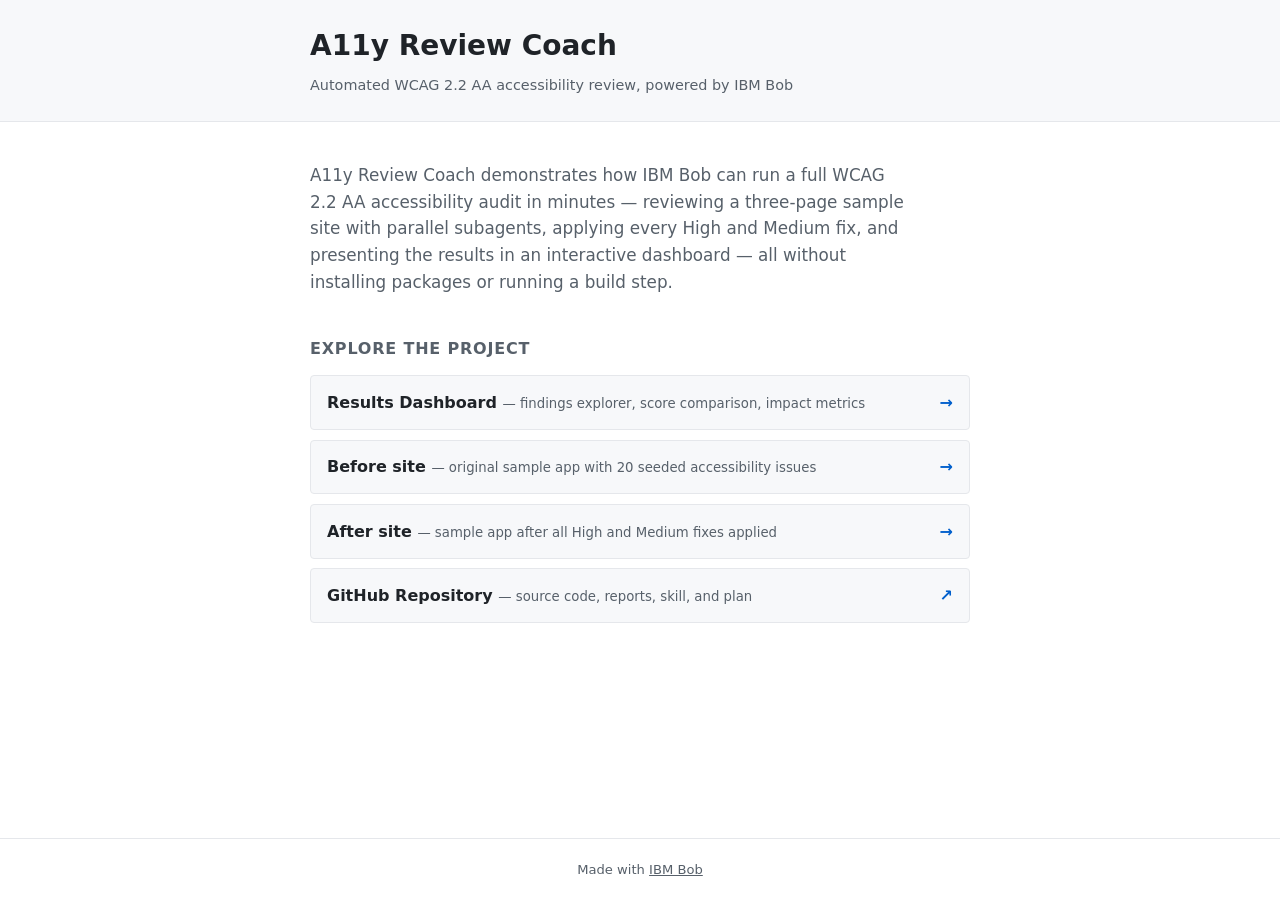
<file: index.html>
<!DOCTYPE html>
<html lang="en">
<head>
  <meta charset="UTF-8">
  <meta name="viewport" content="width=device-width, initial-scale=1.0">
  <title>A11y Review Coach</title>
  <style>
    :root {
      --bg:      #ffffff;
      --surface: #f7f8fa;
      --border:  #e5e7eb;
      --text:    #1f2328;
      --muted:   #57606a;
      --accent:  #005fcc;
      --accent-h:#004aa3;
      --radius:  4px;
    }
    @media (prefers-color-scheme: dark) {
      :root {
        --bg:      #0d1117;
        --surface: #161b22;
        --border:  #30363d;
        --text:    #e6edf3;
        --muted:   #8b949e;
        --accent:  #58a6ff;
        --accent-h:#79c0ff;
      }
    }
    @media (prefers-reduced-motion: reduce) {
      *, *::before, *::after { transition: none !important; }
    }
    *, *::before, *::after { box-sizing: border-box; margin: 0; padding: 0; }
    body {
      font-family: -apple-system, "Segoe UI", system-ui, sans-serif;
      font-size: 16px;
      line-height: 1.6;
      background: var(--bg);
      color: var(--text);
      min-height: 100vh;
      display: flex;
      flex-direction: column;
    }
    a { color: var(--accent); }
    a:hover { color: var(--accent-h); }
    a:focus-visible { outline: 3px solid var(--accent); outline-offset: 2px; }

    .skip-link {
      position: absolute;
      left: -9999px;
      top: 0;
      padding: 0.5rem 1rem;
      background: var(--accent);
      color: #fff;
      text-decoration: none;
      z-index: 100;
    }
    .skip-link:focus { left: 0; }

    .wrap { max-width: 700px; margin: 0 auto; padding: 0 1.25rem; width: 100%; }

    header {
      background: var(--surface);
      border-bottom: 1px solid var(--border);
      padding: 1.5rem 0;
    }
    header h1 { font-size: 1.75rem; }
    header p  { color: var(--muted); margin-top: 0.3rem; font-size: 0.9rem; }

    main {
      flex: 1;
      padding: 2.5rem 0;
    }
    .pitch {
      font-size: 1.05rem;
      color: var(--muted);
      margin-bottom: 2.5rem;
      max-width: 600px;
    }
    h2 {
      font-size: 1rem;
      font-weight: 700;
      text-transform: uppercase;
      letter-spacing: 0.05em;
      color: var(--muted);
      margin-bottom: 0.85rem;
    }
    .nav-links {
      list-style: none;
      padding: 0;
      display: flex;
      flex-direction: column;
      gap: 0.6rem;
    }
    .nav-links a {
      display: flex;
      align-items: center;
      justify-content: space-between;
      padding: 0.85rem 1rem;
      background: var(--surface);
      border: 1px solid var(--border);
      border-radius: var(--radius);
      text-decoration: none;
      color: var(--text);
      font-weight: 600;
      transition: border-color 0.15s;
    }
    .nav-links a:hover { border-color: var(--accent); }
    .nav-links a:focus-visible { outline: 3px solid var(--accent); outline-offset: 2px; }
    .nav-links .desc {
      font-size: 0.83rem;
      font-weight: 400;
      color: var(--muted);
    }
    .nav-links .arrow { color: var(--accent); flex-shrink: 0; margin-left: 0.5rem; }

    footer {
      border-top: 1px solid var(--border);
      padding: 1.25rem 0;
      text-align: center;
      font-size: 0.82rem;
      color: var(--muted);
    }
    footer a { color: var(--muted); }
  </style>
</head>
<body>
  <a href="#main-content" class="skip-link">Skip to main content</a>

  <header role="banner">
    <div class="wrap">
      <h1>A11y Review Coach</h1>
      <p>Automated WCAG 2.2 AA accessibility review, powered by IBM Bob</p>
    </div>
  </header>

  <main id="main-content">
    <div class="wrap">
      <p class="pitch">
        A11y Review Coach demonstrates how IBM Bob can run a full WCAG 2.2 AA
        accessibility audit in minutes — reviewing a three-page sample site with
        parallel subagents, applying every High and Medium fix, and presenting
        the results in an interactive dashboard — all without installing packages
        or running a build step.
      </p>

      <nav aria-label="Project links">
        <h2>Explore the project</h2>
        <ul class="nav-links">
          <li>
            <a href="dashboard/">
              <span>
                Results Dashboard
                <span class="desc"> — findings explorer, score comparison, impact metrics</span>
              </span>
              <span class="arrow" aria-hidden="true">→</span>
            </a>
          </li>
          <li>
            <a href="sample-app-before/">
              <span>
                Before site
                <span class="desc"> — original sample app with 20 seeded accessibility issues</span>
              </span>
              <span class="arrow" aria-hidden="true">→</span>
            </a>
          </li>
          <li>
            <a href="sample-app/">
              <span>
                After site
                <span class="desc"> — sample app after all High and Medium fixes applied</span>
              </span>
              <span class="arrow" aria-hidden="true">→</span>
            </a>
          </li>
          <li>
            <a href="https://github.com/Domideva/a11y-review-coach" target="_blank" rel="noopener noreferrer">
              <span>
                GitHub Repository
                <span class="desc"> — source code, reports, skill, and plan</span>
              </span>
              <span class="arrow" aria-hidden="true">↗</span>
            </a>
          </li>
        </ul>
      </nav>
    </div>
  </main>

  <footer role="contentinfo">
    <div class="wrap">
      Made with <a href="https://www.ibm.com/bob" rel="noopener noreferrer">IBM Bob</a>
    </div>
  </footer>
</body>
</html>
</file>
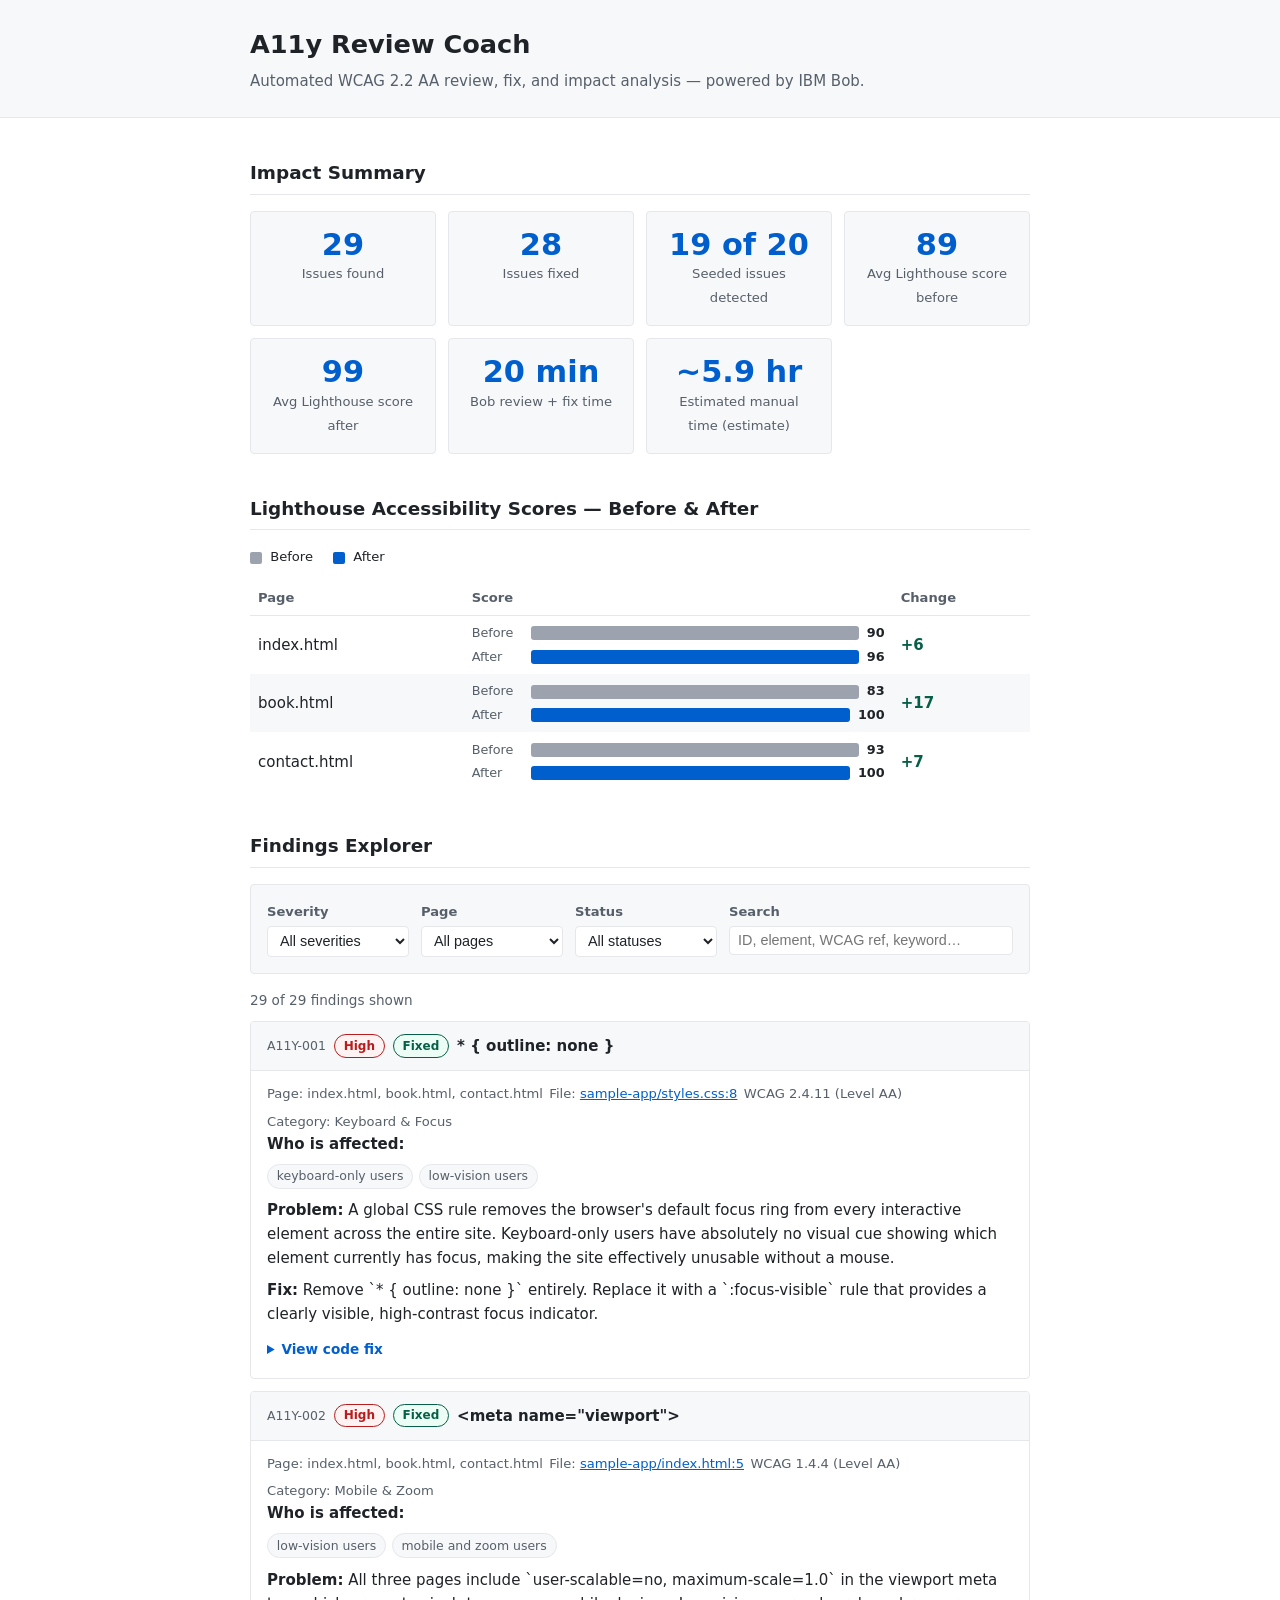
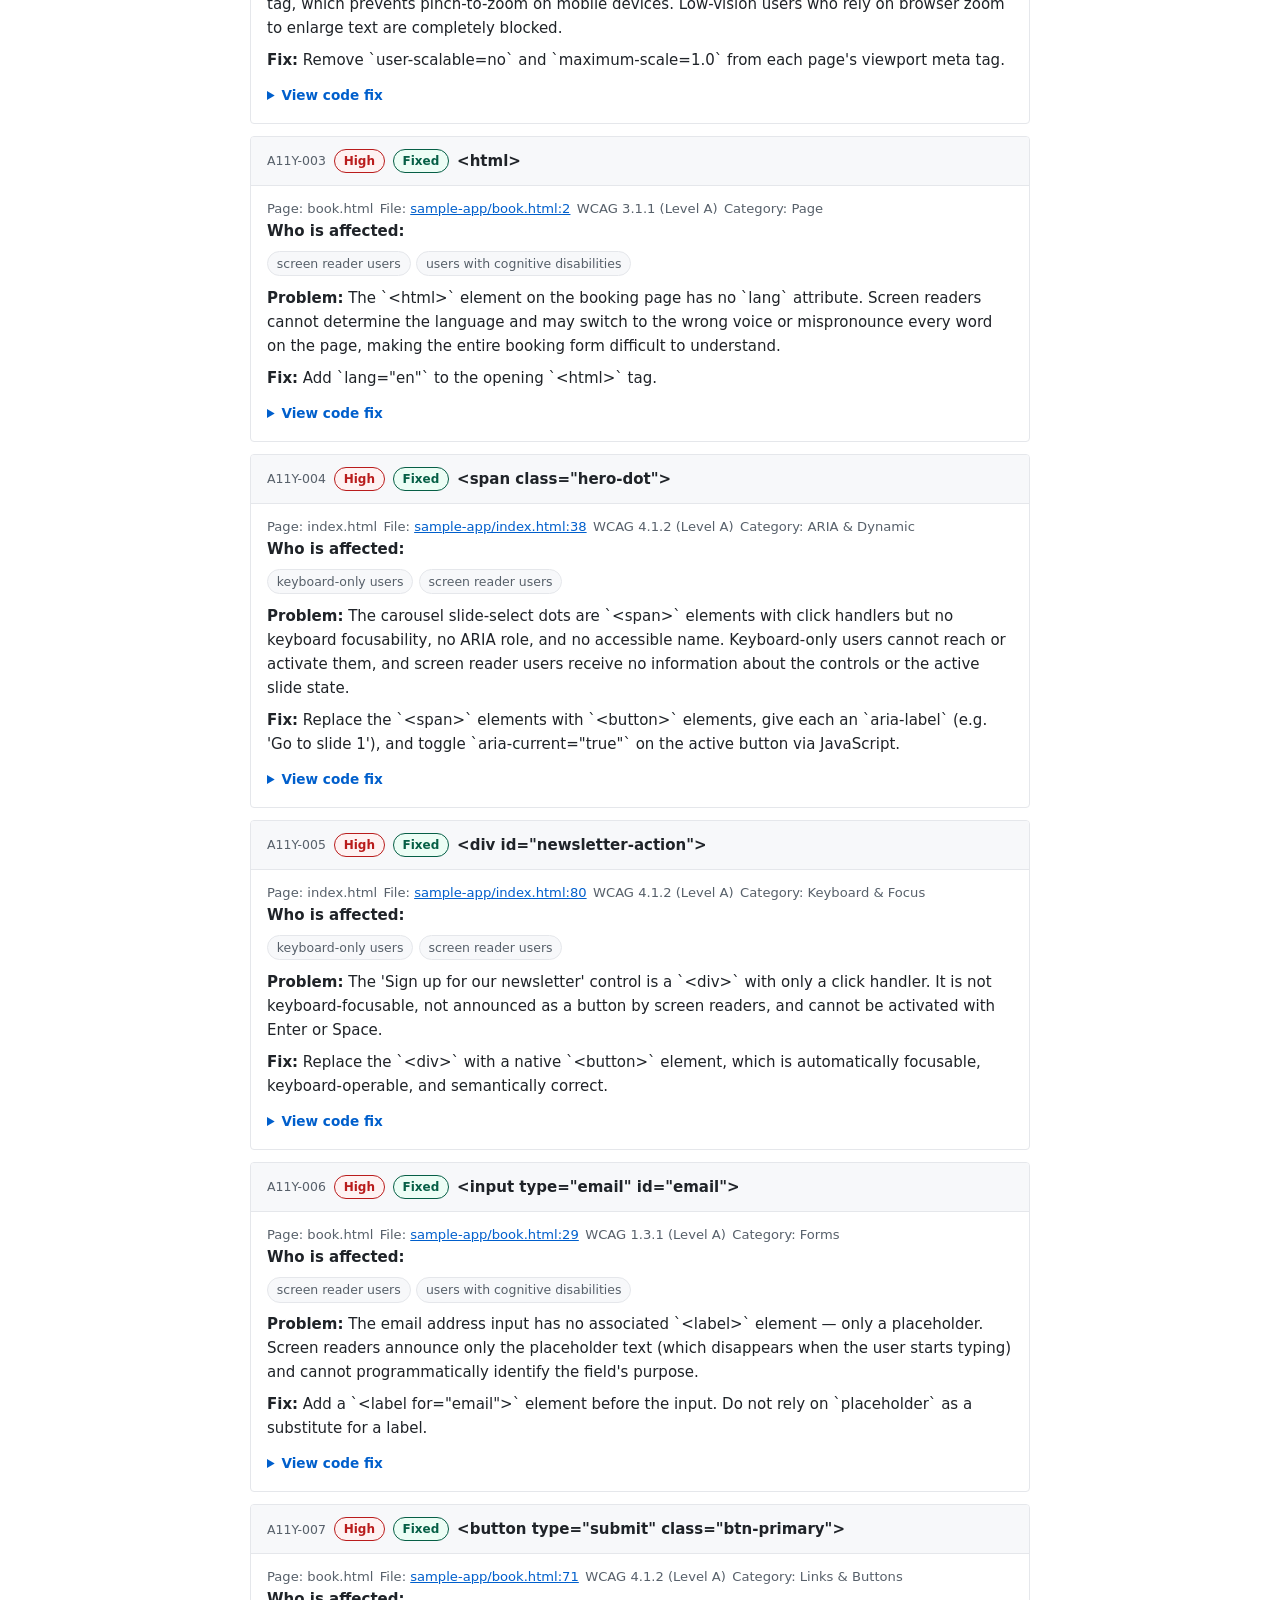
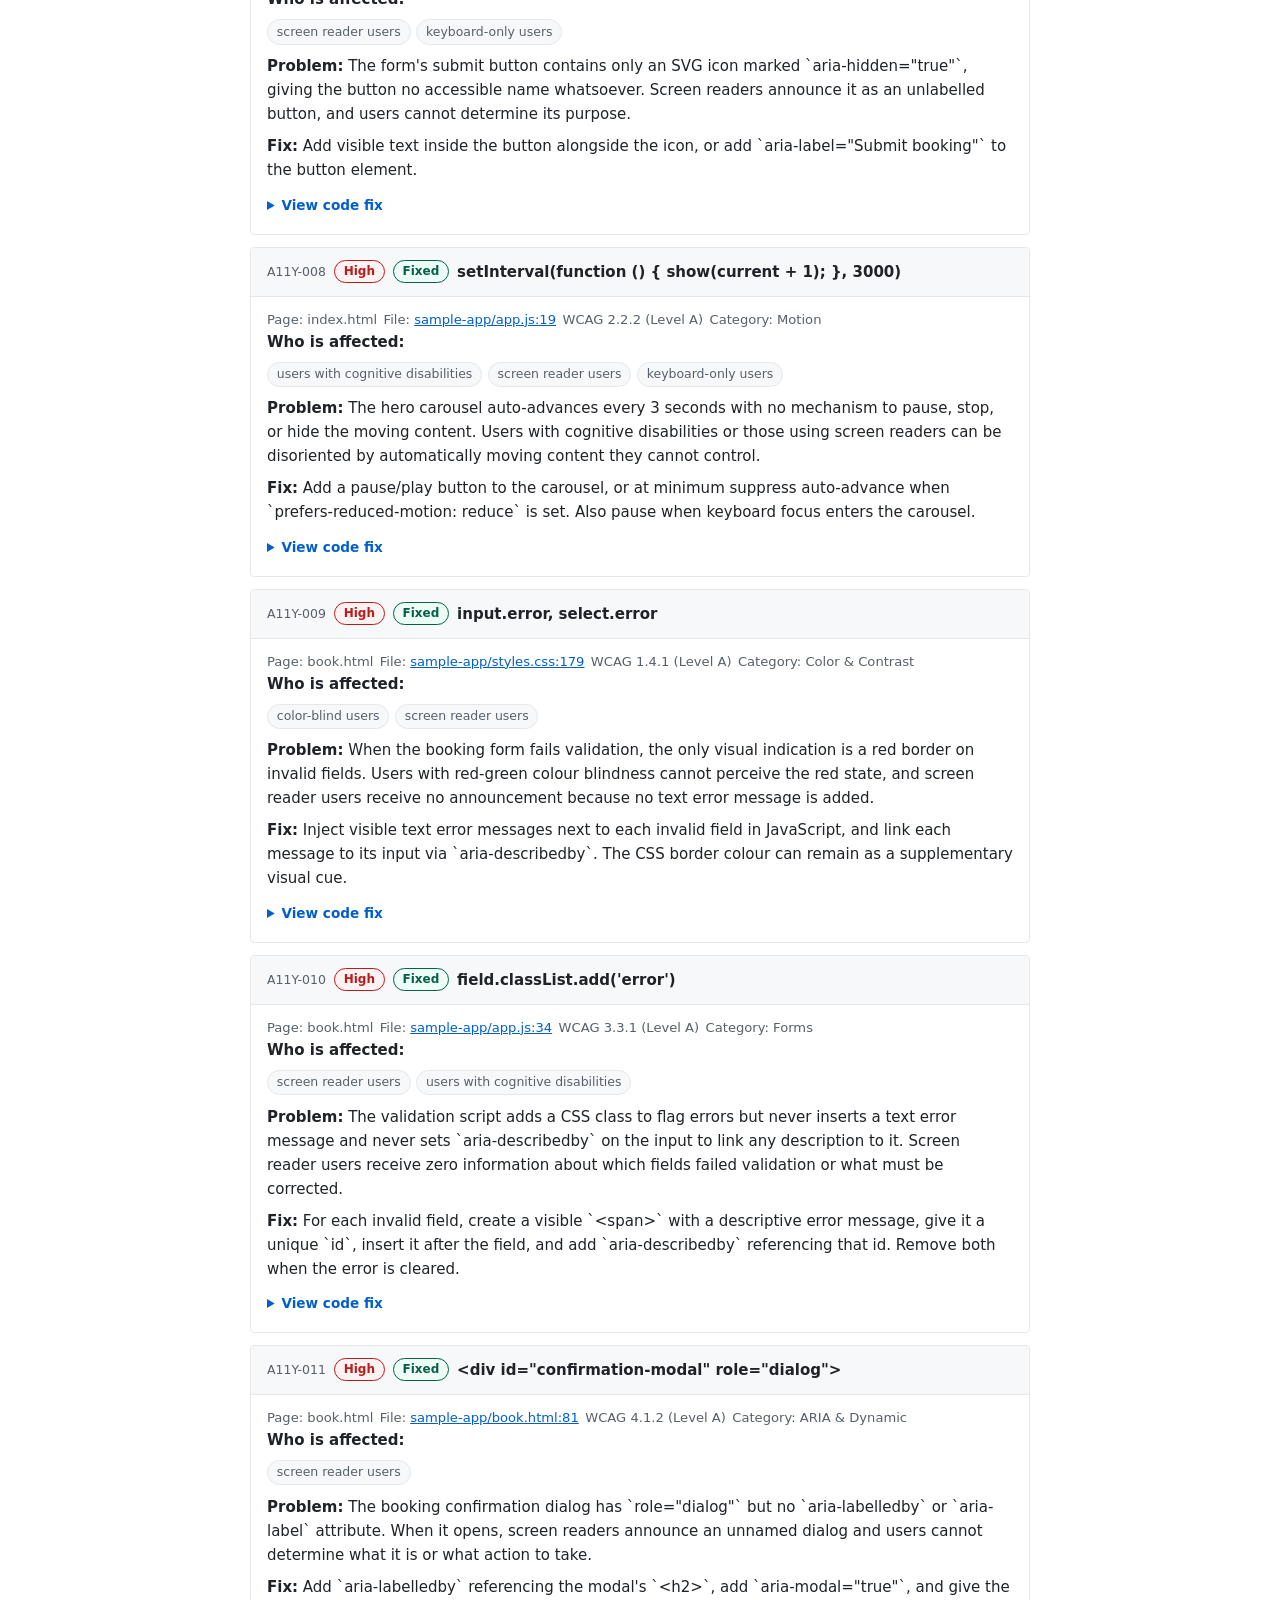
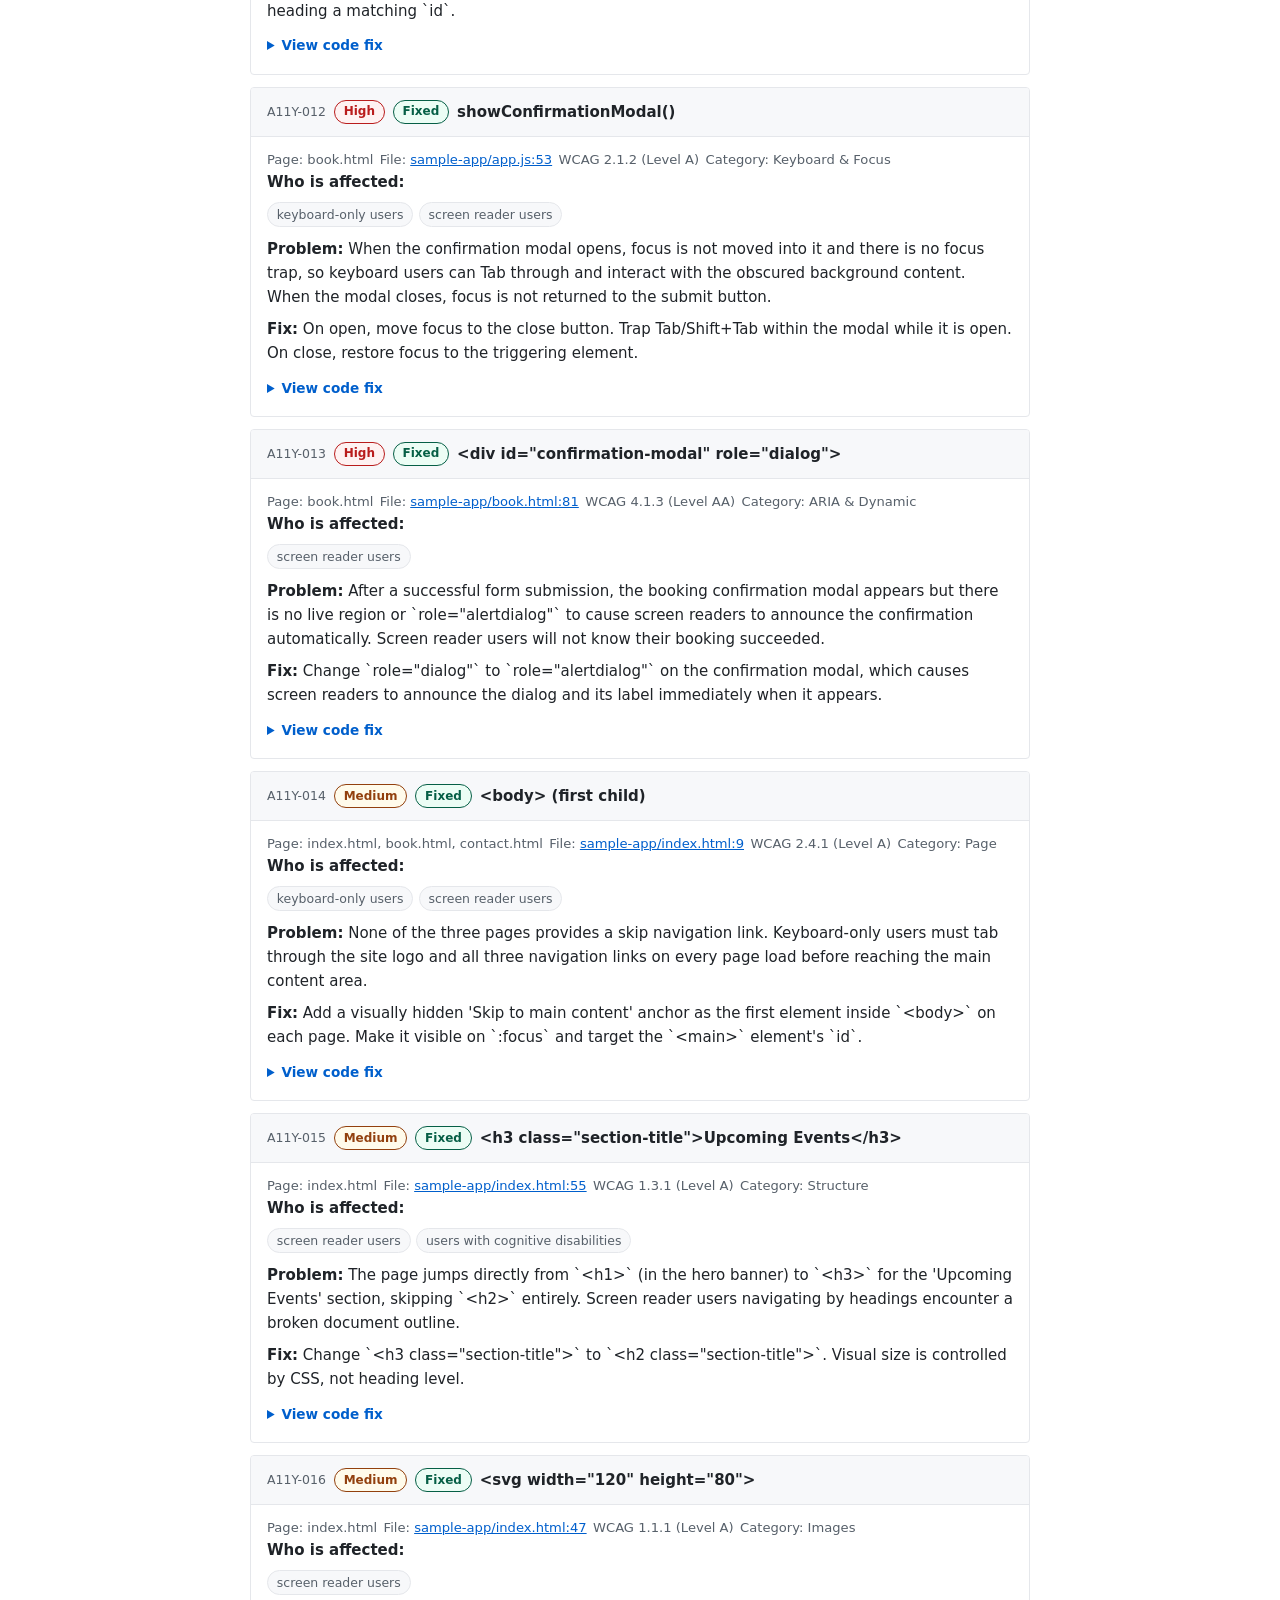
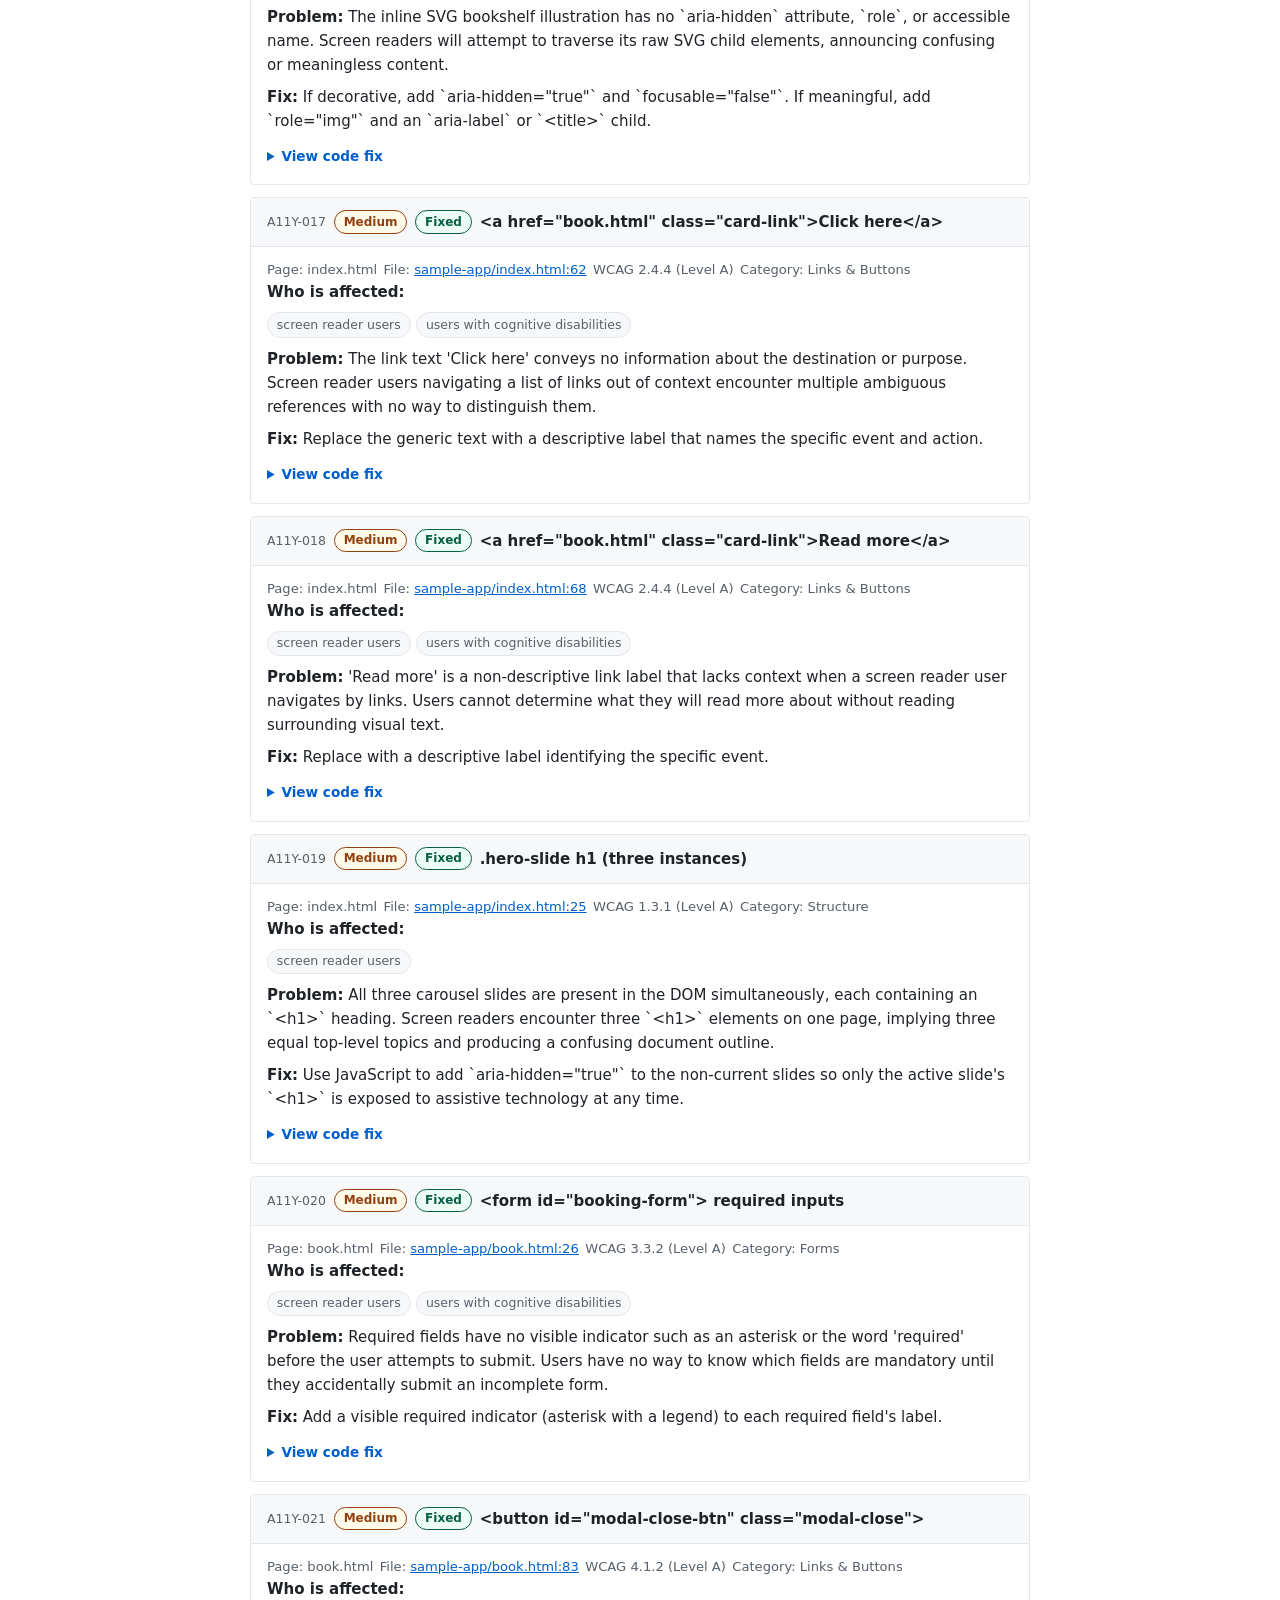
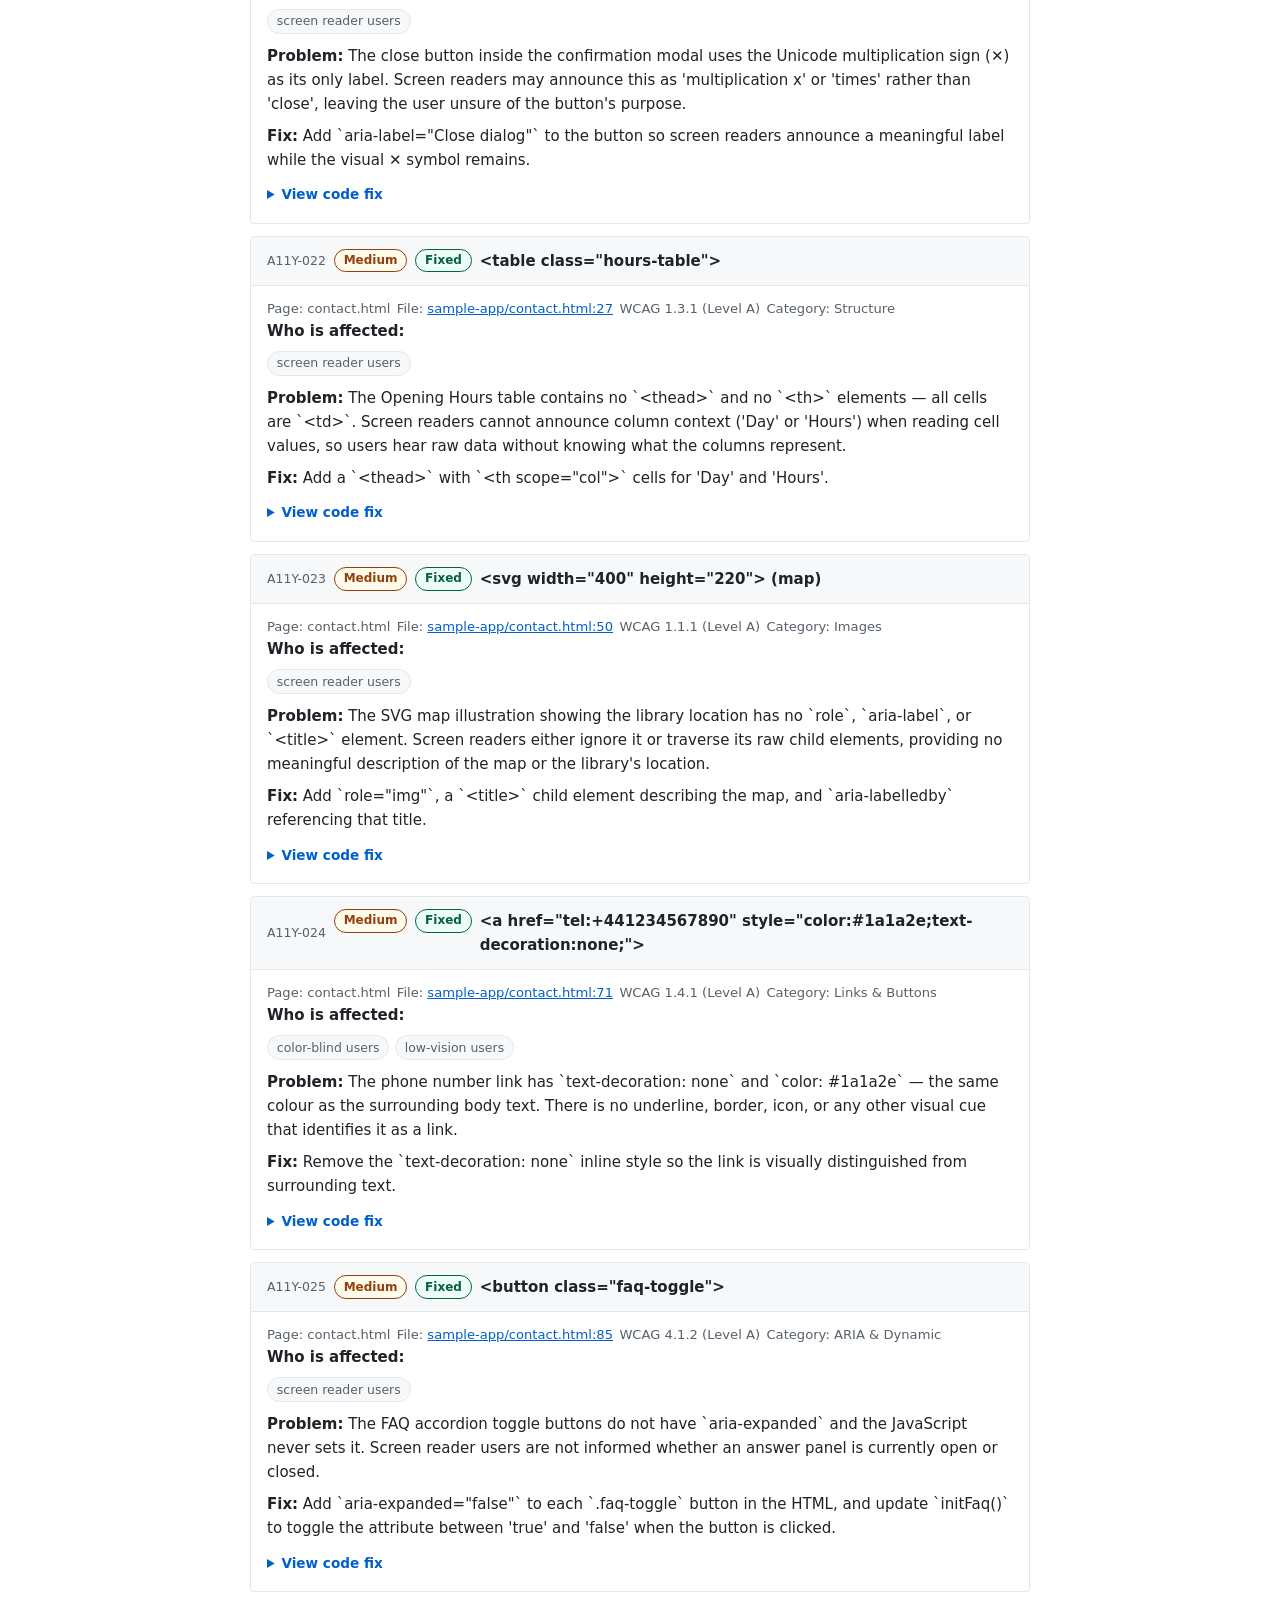
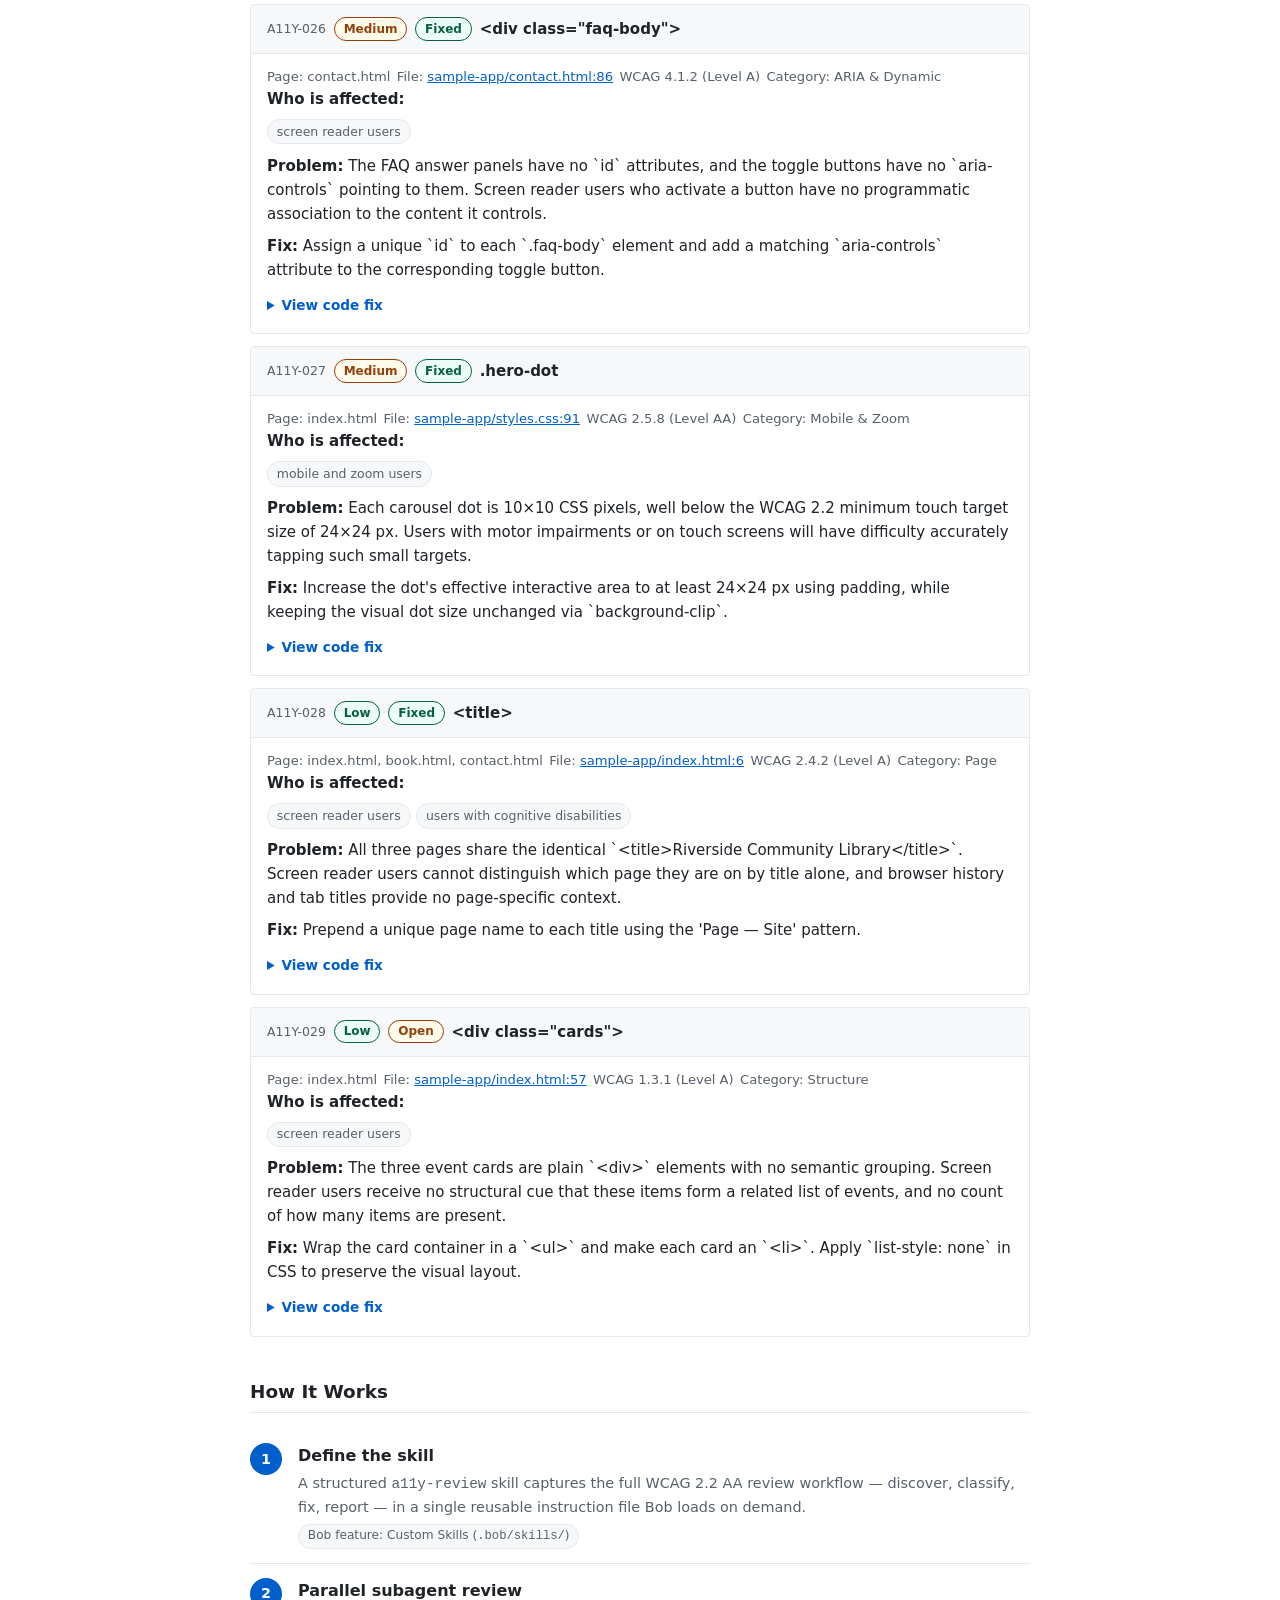
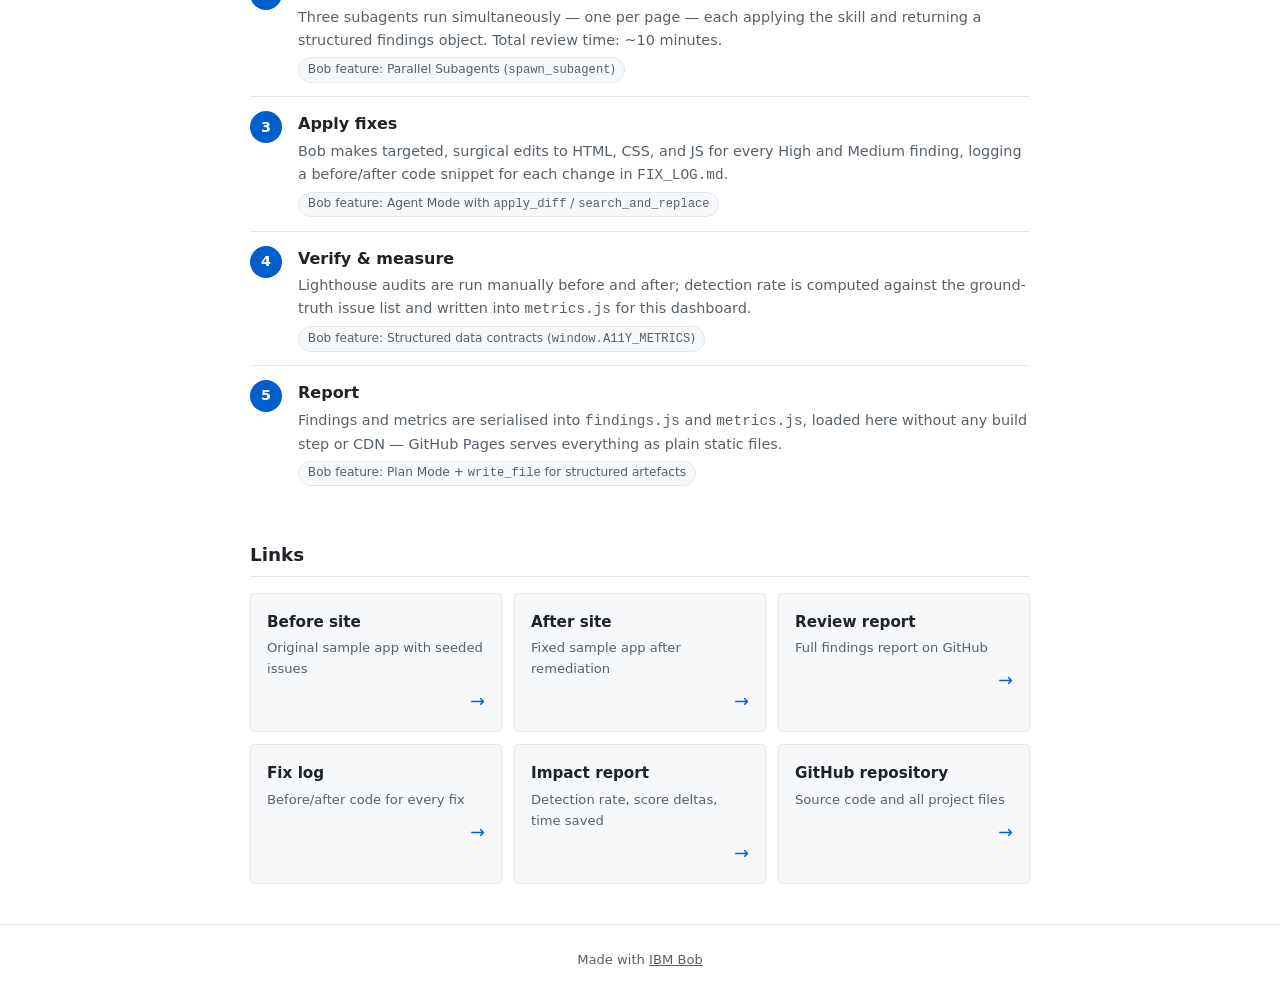
<file: dashboard/index.html>
<!DOCTYPE html>
<html lang="en">
<head>
  <meta charset="UTF-8">
  <meta name="viewport" content="width=device-width, initial-scale=1.0">
  <title>Results Dashboard — A11y Review Coach</title>
  <script src="../reports/findings.js"></script>
  <script src="../reports/metrics.js"></script>
  <style>
    /* ── Tokens ─────────────────────────────────────────────────── */
    :root {
      --bg:       #ffffff;
      --surface:  #f7f8fa;
      --border:   #e5e7eb;
      --text:     #1f2328;
      --muted:    #57606a;
      --accent:   #005fcc;
      --accent-h: #004aa3;
      --high:     #b91c1c;
      --high-bg:  #fef2f2;
      --med:      #92400e;
      --med-bg:   #fffbeb;
      --low:      #065f46;
      --low-bg:   #ecfdf5;
      --fixed:    #065f46;
      --fixed-bg: #ecfdf5;
      --open:     #92400e;
      --open-bg:  #fffbeb;
      --bar-before: #9ca3af;
      --bar-after:  #005fcc;
      --radius:   4px;
      --max-w:    820px;
    }
    @media (prefers-color-scheme: dark) {
      :root {
        --bg:       #0d1117;
        --surface:  #161b22;
        --border:   #30363d;
        --text:     #e6edf3;
        --muted:    #8b949e;
        --accent:   #58a6ff;
        --accent-h: #79c0ff;
        --high:     #ff7b72;
        --high-bg:  #3d1212;
        --med:      #e3b341;
        --med-bg:   #3a2e00;
        --low:      #3fb950;
        --low-bg:   #0a2d1a;
        --fixed:    #3fb950;
        --fixed-bg: #0a2d1a;
        --open:     #e3b341;
        --open-bg:  #3a2e00;
        --bar-before: #4d5566;
        --bar-after:  #58a6ff;
      }
    }
    @media (prefers-reduced-motion: reduce) {
      *, *::before, *::after { transition: none !important; animation: none !important; }
    }

    /* ── Reset / Base ───────────────────────────────────────────── */
    *, *::before, *::after { box-sizing: border-box; margin: 0; padding: 0; }
    body {
      font-family: -apple-system, "Segoe UI", system-ui, sans-serif;
      font-size: 15px;
      line-height: 1.6;
      background: var(--bg);
      color: var(--text);
    }
    a { color: var(--accent); }
    a:hover { color: var(--accent-h); }
    a:focus-visible, button:focus-visible, select:focus-visible, input:focus-visible, details summary:focus-visible {
      outline: 3px solid var(--accent);
      outline-offset: 2px;
    }

    /* ── Skip link ──────────────────────────────────────────────── */
    .skip-link {
      position: absolute;
      left: -9999px;
      top: 0;
      padding: 0.5rem 1rem;
      background: var(--accent);
      color: #fff;
      text-decoration: none;
      z-index: 100;
    }
    .skip-link:focus { left: 0; }

    /* ── Layout ─────────────────────────────────────────────────── */
    .wrap { max-width: var(--max-w); margin: 0 auto; padding: 0 1.25rem; }

    /* ── Header ─────────────────────────────────────────────────── */
    header {
      background: var(--surface);
      border-bottom: 1px solid var(--border);
      padding: 1.5rem 0;
    }
    header h1 { font-size: 1.6rem; }
    header p  { color: var(--muted); margin-top: 0.25rem; }

    /* ── Section headings ───────────────────────────────────────── */
    main section { margin: 2.5rem 0; }
    h2 {
      font-size: 1.15rem;
      border-bottom: 1px solid var(--border);
      padding-bottom: 0.4rem;
      margin-bottom: 1rem;
    }

    /* ── Impact summary ─────────────────────────────────────────── */
    .stats-grid {
      display: grid;
      grid-template-columns: repeat(auto-fill, minmax(155px, 1fr));
      gap: 0.75rem;
    }
    .stat-card {
      background: var(--surface);
      border: 1px solid var(--border);
      border-radius: var(--radius);
      padding: 1rem;
      text-align: center;
    }
    .stat-card .val {
      display: block;
      font-size: 1.9rem;
      font-weight: 700;
      line-height: 1.1;
      color: var(--accent);
    }
    .stat-card .lbl {
      font-size: 0.82rem;
      color: var(--muted);
      margin-top: 0.25rem;
    }

    /* ── Score bars ─────────────────────────────────────────────── */
    .score-table { width: 100%; border-collapse: collapse; }
    .score-table th,
    .score-table td { padding: 0.45rem 0.5rem; text-align: left; vertical-align: middle; }
    .score-table thead th { font-size: 0.82rem; color: var(--muted); font-weight: 600; border-bottom: 1px solid var(--border); }
    .score-table tbody tr:nth-child(even) td { background: var(--surface); }
    .bar-cell { width: 55%; }
    .bar-wrap { display: flex; flex-direction: column; gap: 3px; }
    .bar-row  { display: flex; align-items: center; gap: 0.5rem; font-size: 0.8rem; }
    .bar-row .bar-label { width: 3.2rem; flex-shrink: 0; color: var(--muted); }
    .bar { height: 14px; border-radius: 3px; min-width: 2px; transition: width 0.3s ease; }
    .bar-before { background: var(--bar-before); }
    .bar-after  { background: var(--bar-after); }
    .bar-row .num { font-weight: 600; color: var(--text); }
    .legend { display: flex; gap: 1.25rem; font-size: 0.82rem; margin-bottom: 0.75rem; }
    .legend-dot { display: inline-block; width: 12px; height: 12px; border-radius: 2px; vertical-align: middle; margin-right: 4px; }

    /* ── Findings explorer ──────────────────────────────────────── */
    .filters {
      display: flex;
      flex-wrap: wrap;
      gap: 0.75rem;
      background: var(--surface);
      border: 1px solid var(--border);
      border-radius: var(--radius);
      padding: 1rem;
      margin-bottom: 1rem;
    }
    .filter-group { display: flex; flex-direction: column; gap: 0.25rem; flex: 1; min-width: 130px; }
    .filter-group label { font-size: 0.82rem; font-weight: 600; color: var(--muted); }
    .filter-group select,
    .filter-group input {
      padding: 0.35rem 0.5rem;
      border: 1px solid var(--border);
      border-radius: var(--radius);
      background: var(--bg);
      color: var(--text);
      font-size: 0.9rem;
    }
    .results-count {
      font-size: 0.85rem;
      color: var(--muted);
      margin-bottom: 0.6rem;
    }
    .finding {
      border: 1px solid var(--border);
      border-radius: var(--radius);
      margin-bottom: 0.75rem;
      overflow: hidden;
    }
    .finding-header {
      display: flex;
      align-items: flex-start;
      flex-wrap: wrap;
      gap: 0.5rem;
      padding: 0.75rem 1rem;
      background: var(--surface);
      border-bottom: 1px solid var(--border);
    }
    .finding-id { font-size: 0.78rem; color: var(--muted); flex-shrink: 0; align-self: center; }
    .badge {
      display: inline-flex;
      align-items: center;
      gap: 0.25rem;
      padding: 0.15rem 0.55rem;
      border-radius: 9999px;
      font-size: 0.75rem;
      font-weight: 700;
      flex-shrink: 0;
      line-height: 1.4;
    }
    .badge-high   { background: var(--high-bg);  color: var(--high);  border: 1px solid var(--high); }
    .badge-medium { background: var(--med-bg);   color: var(--med);   border: 1px solid var(--med);  }
    .badge-low    { background: var(--low-bg);   color: var(--low);   border: 1px solid var(--low);  }
    .badge-fixed  { background: var(--fixed-bg); color: var(--fixed); border: 1px solid var(--fixed);}
    .badge-open   { background: var(--open-bg);  color: var(--open);  border: 1px solid var(--open); }
    .finding-title { font-weight: 600; flex: 1; min-width: 160px; }
    .finding-meta  { display: flex; flex-wrap: wrap; gap: 0.4rem; align-items: center; font-size: 0.82rem; color: var(--muted); }
    .finding-body  { padding: 0.75rem 1rem; }
    .finding-body p { margin-bottom: 0.5rem; }
    .finding-body strong { color: var(--text); }
    .affects-list {
      display: flex; flex-wrap: wrap; gap: 0.35rem; margin-top: 0.25rem;
      list-style: none; padding: 0;
    }
    .affects-list li {
      background: var(--surface);
      border: 1px solid var(--border);
      border-radius: 9999px;
      padding: 0.1rem 0.55rem;
      font-size: 0.78rem;
      color: var(--muted);
    }
    details summary {
      cursor: pointer;
      font-size: 0.85rem;
      font-weight: 600;
      color: var(--accent);
      margin-top: 0.5rem;
      padding: 0.3rem 0;
    }
    details summary:hover { color: var(--accent-h); }
    details[open] summary { margin-bottom: 0.35rem; }
    pre {
      background: var(--surface);
      border: 1px solid var(--border);
      border-radius: var(--radius);
      padding: 0.75rem;
      font-size: 0.82rem;
      overflow-x: auto;
      white-space: pre-wrap;
      word-break: break-word;
    }

    /* ── How it works ───────────────────────────────────────────── */
    .steps { list-style: none; padding: 0; counter-reset: step; }
    .steps li {
      counter-increment: step;
      display: flex;
      gap: 1rem;
      padding: 0.85rem 0;
      border-bottom: 1px solid var(--border);
    }
    .steps li:last-child { border-bottom: none; }
    .step-num {
      flex-shrink: 0;
      width: 2rem; height: 2rem;
      border-radius: 50%;
      background: var(--accent);
      color: #fff;
      display: flex; align-items: center; justify-content: center;
      font-weight: 700; font-size: 0.9rem;
    }
    .step-body h3  { font-size: 1rem; margin-bottom: 0.2rem; }
    .step-body p   { font-size: 0.9rem; color: var(--muted); }
    .step-body .feature-tag {
      display: inline-block;
      margin-top: 0.3rem;
      padding: 0.1rem 0.55rem;
      background: var(--surface);
      border: 1px solid var(--border);
      border-radius: 9999px;
      font-size: 0.76rem;
      color: var(--muted);
    }

    /* ── Links section ──────────────────────────────────────────── */
    .links-grid {
      display: grid;
      grid-template-columns: repeat(auto-fill, minmax(200px, 1fr));
      gap: 0.75rem;
    }
    .link-card {
      display: flex;
      flex-direction: column;
      border: 1px solid var(--border);
      border-radius: var(--radius);
      padding: 1rem;
      text-decoration: none;
      color: var(--text);
      background: var(--surface);
      transition: border-color 0.15s;
    }
    .link-card:hover { border-color: var(--accent); }
    .link-card .link-title { font-weight: 600; font-size: 0.95rem; }
    .link-card .link-desc  { font-size: 0.82rem; color: var(--muted); margin-top: 0.2rem; }
    .link-card .link-arrow { align-self: flex-end; margin-top: 0.5rem; color: var(--accent); font-size: 1.1rem; }

    /* ── Footer ─────────────────────────────────────────────────── */
    footer {
      border-top: 1px solid var(--border);
      padding: 1.5rem 0;
      text-align: center;
      font-size: 0.82rem;
      color: var(--muted);
    }
    footer a { color: var(--muted); }

    /* ── Utility ─────────────────────────────────────────────────── */
    .visually-hidden {
      position: absolute; width: 1px; height: 1px;
      padding: 0; margin: -1px; overflow: hidden;
      clip: rect(0,0,0,0); white-space: nowrap; border: 0;
    }
    .no-findings {
      padding: 1.5rem;
      text-align: center;
      color: var(--muted);
      border: 1px dashed var(--border);
      border-radius: var(--radius);
    }
  </style>
</head>
<body>
  <a href="#main-content" class="skip-link">Skip to main content</a>

  <header role="banner">
    <div class="wrap">
      <h1>A11y Review Coach</h1>
      <p>Automated WCAG 2.2 AA review, fix, and impact analysis — powered by IBM Bob.</p>
    </div>
  </header>

  <main id="main-content">
    <div class="wrap">

      <!-- ── 1. Impact summary ──────────────────────────────────── -->
      <section aria-labelledby="h-impact">
        <h2 id="h-impact">Impact Summary</h2>
        <div class="stats-grid" id="stats-grid">
          <!-- populated by JS -->
        </div>
      </section>

      <!-- ── 2. Per-page score comparison ──────────────────────── -->
      <section aria-labelledby="h-scores">
        <h2 id="h-scores">Lighthouse Accessibility Scores — Before &amp; After</h2>
        <div class="legend" aria-hidden="true">
          <span><span class="legend-dot" style="background:var(--bar-before)"></span> Before</span>
          <span><span class="legend-dot" style="background:var(--bar-after)"></span> After</span>
        </div>
        <table class="score-table" id="score-table">
          <caption class="visually-hidden">Lighthouse accessibility score comparison before and after fixes</caption>
          <thead>
            <tr>
              <th scope="col">Page</th>
              <th scope="col" class="bar-cell">Score</th>
              <th scope="col">Change</th>
            </tr>
          </thead>
          <tbody id="score-body">
            <!-- populated by JS -->
          </tbody>
        </table>
      </section>

      <!-- ── 3. Findings explorer ───────────────────────────────── -->
      <section aria-labelledby="h-findings">
        <h2 id="h-findings">Findings Explorer</h2>

        <div class="filters" role="search" aria-label="Filter findings">
          <div class="filter-group">
            <label for="f-severity">Severity</label>
            <select id="f-severity">
              <option value="">All severities</option>
              <option value="High">High</option>
              <option value="Medium">Medium</option>
              <option value="Low">Low</option>
            </select>
          </div>
          <div class="filter-group">
            <label for="f-page">Page</label>
            <select id="f-page">
              <option value="">All pages</option>
              <option value="index.html">index.html</option>
              <option value="book.html">book.html</option>
              <option value="contact.html">contact.html</option>
            </select>
          </div>
          <div class="filter-group">
            <label for="f-status">Status</label>
            <select id="f-status">
              <option value="">All statuses</option>
              <option value="Fixed">Fixed</option>
              <option value="Open">Open</option>
            </select>
          </div>
          <div class="filter-group" style="flex: 2; min-width: 200px;">
            <label for="f-search">Search</label>
            <input type="search" id="f-search" placeholder="ID, element, WCAG ref, keyword…">
          </div>
        </div>

        <p class="results-count" id="results-count" aria-live="polite" aria-atomic="true"></p>
        <div id="findings-list">
          <!-- populated by JS -->
        </div>
      </section>

      <!-- ── 4. How it works ────────────────────────────────────── -->
      <section aria-labelledby="h-how">
        <h2 id="h-how">How It Works</h2>
        <ol class="steps">
          <li>
            <span class="step-num" aria-hidden="true">1</span>
            <div class="step-body">
              <h3>Define the skill</h3>
              <p>A structured <code>a11y-review</code> skill captures the full WCAG 2.2 AA review workflow — discover, classify, fix, report — in a single reusable instruction file Bob loads on demand.</p>
              <span class="feature-tag">Bob feature: Custom Skills (<code>.bob/skills/</code>)</span>
            </div>
          </li>
          <li>
            <span class="step-num" aria-hidden="true">2</span>
            <div class="step-body">
              <h3>Parallel subagent review</h3>
              <p>Three subagents run simultaneously — one per page — each applying the skill and returning a structured findings object. Total review time: ~10 minutes.</p>
              <span class="feature-tag">Bob feature: Parallel Subagents (<code>spawn_subagent</code>)</span>
            </div>
          </li>
          <li>
            <span class="step-num" aria-hidden="true">3</span>
            <div class="step-body">
              <h3>Apply fixes</h3>
              <p>Bob makes targeted, surgical edits to HTML, CSS, and JS for every High and Medium finding, logging a before/after code snippet for each change in <code>FIX_LOG.md</code>.</p>
              <span class="feature-tag">Bob feature: Agent Mode with <code>apply_diff</code> / <code>search_and_replace</code></span>
            </div>
          </li>
          <li>
            <span class="step-num" aria-hidden="true">4</span>
            <div class="step-body">
              <h3>Verify &amp; measure</h3>
              <p>Lighthouse audits are run manually before and after; detection rate is computed against the ground-truth issue list and written into <code>metrics.js</code> for this dashboard.</p>
              <span class="feature-tag">Bob feature: Structured data contracts (<code>window.A11Y_METRICS</code>)</span>
            </div>
          </li>
          <li>
            <span class="step-num" aria-hidden="true">5</span>
            <div class="step-body">
              <h3>Report</h3>
              <p>Findings and metrics are serialised into <code>findings.js</code> and <code>metrics.js</code>, loaded here without any build step or CDN — GitHub Pages serves everything as plain static files.</p>
              <span class="feature-tag">Bob feature: Plan Mode + <code>write_file</code> for structured artefacts</span>
            </div>
          </li>
        </ol>
      </section>

      <!-- ── 5. Links ───────────────────────────────────────────── -->
      <section aria-labelledby="h-links">
        <h2 id="h-links">Links</h2>
        <div class="links-grid" id="links-grid">
          <!-- populated by JS -->
        </div>
      </section>

    </div><!-- /.wrap -->
  </main>

  <footer role="contentinfo">
    <div class="wrap">
      Made with <a href="https://www.ibm.com/bob" rel="noopener noreferrer">IBM Bob</a>
    </div>
  </footer>

  <script>
    var REPO_URL = "https://github.com/Domideva/a11y-review-coach";
    var findings = (window.A11Y_FINDINGS && window.A11Y_FINDINGS.findings) || [];
    var metrics  = window.A11Y_METRICS || {};

    /* ── Helpers ──────────────────────────────────────────────── */
    function esc(s) {
      return String(s)
        .replace(/&/g, "&amp;").replace(/</g, "&lt;").replace(/>/g, "&gt;")
        .replace(/"/g, "&quot;").replace(/'/g, "&#39;");
    }
    function severityClass(s) {
      return s === "High" ? "high" : s === "Medium" ? "medium" : "low";
    }

    /* ── Impact summary ──────────────────────────────────────── */
    (function buildStats() {
      var grid = document.getElementById("stats-grid");
      if (!grid) return;

      var m = metrics;
      var lh = m.lighthouse || {};
      var det = m.detection || {};
      var fixes = m.fixes || {};
      var time = m.time || {};

      function avg(obj) {
        var vals = Object.values(obj);
        return vals.length ? Math.round(vals.reduce(function(a,b){return a+b;},0) / vals.length) : 0;
      }

      var stats = [
        { val: (fixes.total || findings.length), lbl: "Issues found" },
        { val: (fixes.fixed || 0),               lbl: "Issues fixed" },
        { val: (det.detected || 0) + " of " + (det.seeded || 0), lbl: "Seeded issues detected" },
        { val: avg(lh.before || {}),              lbl: "Avg Lighthouse score before" },
        { val: avg(lh.after || {}),               lbl: "Avg Lighthouse score after" },
        { val: (time.bobMinutes || 0) + " min",   lbl: "Bob review + fix time" },
        { val: "~" + Math.round((time.manualEstimateMinutes || 0) / 60 * 10) / 10 + " hr", lbl: "Estimated manual time (estimate)" }
      ];

      grid.innerHTML = stats.map(function(s) {
        return '<div class="stat-card"><span class="val">' + esc(String(s.val)) + '</span><span class="lbl">' + esc(s.lbl) + '</span></div>';
      }).join("");
    })();

    /* ── Score table ─────────────────────────────────────────── */
    (function buildScores() {
      var tbody = document.getElementById("score-body");
      if (!tbody) return;
      var lh = (metrics.lighthouse) || {};
      var before = lh.before || {};
      var after  = lh.after  || {};
      var pages = ["index", "book", "contact"];
      var labels = { index: "index.html", book: "book.html", contact: "contact.html" };

      tbody.innerHTML = pages.map(function(p) {
        var b = before[p] || 0;
        var a = after[p]  || 0;
        var delta = a - b;
        var deltaStr = delta > 0 ? "+" + delta : String(delta);
        var bw = b + "%";
        var aw = a + "%";
        return '<tr>' +
          '<td>' + esc(labels[p]) + '</td>' +
          '<td class="bar-cell">' +
            '<div class="bar-wrap">' +
              '<div class="bar-row"><span class="bar-label">Before</span><span class="bar bar-before" style="width:' + bw + '" role="presentation"></span><span class="num" aria-label="Before score: ' + b + '">' + b + '</span></div>' +
              '<div class="bar-row"><span class="bar-label">After</span><span class="bar bar-after" style="width:' + aw + '" role="presentation"></span><span class="num" aria-label="After score: ' + a + '">' + a + '</span></div>' +
            '</div>' +
          '</td>' +
          '<td><strong style="color:' + (delta >= 0 ? 'var(--fixed)' : 'var(--high)') + '">' + esc(deltaStr) + '</strong></td>' +
        '</tr>';
      }).join("");
    })();

    /* ── Findings explorer ───────────────────────────────────── */
    (function initFindings() {
      var list    = document.getElementById("findings-list");
      var counter = document.getElementById("results-count");
      var fSev    = document.getElementById("f-severity");
      var fPage   = document.getElementById("f-page");
      var fStatus = document.getElementById("f-status");
      var fSearch = document.getElementById("f-search");

      function buildCard(f) {
        var sc = severityClass(f.severity);
        var pages = (f.pages || []).join(", ");
        var affectsHtml = (f.affects || []).map(function(a) {
          return '<li>' + esc(a) + '</li>';
        }).join("");
        var codeHtml = f.fixCode
          ? '<details><summary>View code fix</summary><pre><code>' + esc(f.fixCode) + '</code></pre></details>'
          : "";
        var fileLink = f.file
          ? '<a href="' + REPO_URL + '/blob/main/' + esc(f.file) + '" target="_blank" rel="noopener noreferrer">' + esc(f.file) + (f.line ? ':' + f.line : '') + '</a>'
          : "";
        return '<article class="finding" aria-label="Finding ' + esc(f.id) + '">' +
          '<div class="finding-header">' +
            '<span class="finding-id">' + esc(f.id) + '</span>' +
            '<span class="badge badge-' + sc + '" aria-label="Severity: ' + esc(f.severity) + '">' + esc(f.severity) + '</span>' +
            '<span class="badge badge-' + (f.status === 'Fixed' ? 'fixed' : 'open') + '" aria-label="Status: ' + esc(f.status) + '">' + esc(f.status) + '</span>' +
            '<span class="finding-title">' + esc(f.element || '') + '</span>' +
          '</div>' +
          '<div class="finding-body">' +
            '<div class="finding-meta">' +
              '<span>Page: ' + esc(pages) + '</span>' +
              (fileLink ? '<span>File: ' + fileLink + '</span>' : '') +
              '<span>WCAG ' + esc(f.wcag || '') + ' (Level ' + esc(f.level || '') + ')</span>' +
              '<span>Category: ' + esc(f.category || '') + '</span>' +
            '</div>' +
            '<p><strong>Who is affected:</strong></p>' +
            '<ul class="affects-list">' + affectsHtml + '</ul>' +
            '<p style="margin-top:0.6rem"><strong>Problem:</strong> ' + esc(f.problem || '') + '</p>' +
            '<p><strong>Fix:</strong> ' + esc(f.fix || '') + '</p>' +
            codeHtml +
          '</div>' +
        '</article>';
      }

      function applyFilters() {
        var sev    = fSev.value;
        var page   = fPage.value;
        var status = fStatus.value;
        var q      = fSearch.value.trim().toLowerCase();

        var filtered = findings.filter(function(f) {
          if (sev    && f.severity !== sev)    return false;
          if (status && f.status   !== status) return false;
          if (page   && !(f.pages || []).includes(page)) return false;
          if (q) {
            var haystack = [f.id, f.element, f.wcag, f.category, f.problem, f.fix, f.fixSummary]
              .join(" ").toLowerCase();
            if (haystack.indexOf(q) === -1) return false;
          }
          return true;
        });

        var n = filtered.length;
        var total = findings.length;
        counter.textContent = n + " of " + total + " finding" + (total === 1 ? "" : "s") + " shown";

        if (n === 0) {
          list.innerHTML = '<div class="no-findings" role="status">No findings match the current filters.</div>';
        } else {
          list.innerHTML = filtered.map(buildCard).join("");
        }
      }

      [fSev, fPage, fStatus].forEach(function(el) { el.addEventListener("change", applyFilters); });
      fSearch.addEventListener("input", applyFilters);
      applyFilters();
    })();

    /* ── Links ───────────────────────────────────────────────── */
    (function buildLinks() {
      var grid = document.getElementById("links-grid");
      if (!grid) return;
      var links = [
        { href: "../sample-app-before/",   title: "Before site",      desc: "Original sample app with seeded issues" },
        { href: "../sample-app/",          title: "After site",       desc: "Fixed sample app after remediation" },
        { href: REPO_URL + "/blob/main/reports/A11Y_REVIEW.md",  title: "Review report",    desc: "Full findings report on GitHub" },
        { href: REPO_URL + "/blob/main/reports/FIX_LOG.md",      title: "Fix log",          desc: "Before/after code for every fix" },
        { href: REPO_URL + "/blob/main/reports/IMPACT.md",       title: "Impact report",    desc: "Detection rate, score deltas, time saved" },
        { href: REPO_URL,                  title: "GitHub repository", desc: "Source code and all project files" }
      ];
      grid.innerHTML = links.map(function(l) {
        return '<a class="link-card" href="' + esc(l.href) + '" ' +
          (l.href.startsWith("http") ? 'target="_blank" rel="noopener noreferrer"' : '') + '>' +
          '<span class="link-title">' + esc(l.title) + '</span>' +
          '<span class="link-desc">'  + esc(l.desc)  + '</span>' +
          '<span class="link-arrow" aria-hidden="true">→</span>' +
        '</a>';
      }).join("");
    })();
  </script>
</body>
</html>
</file>
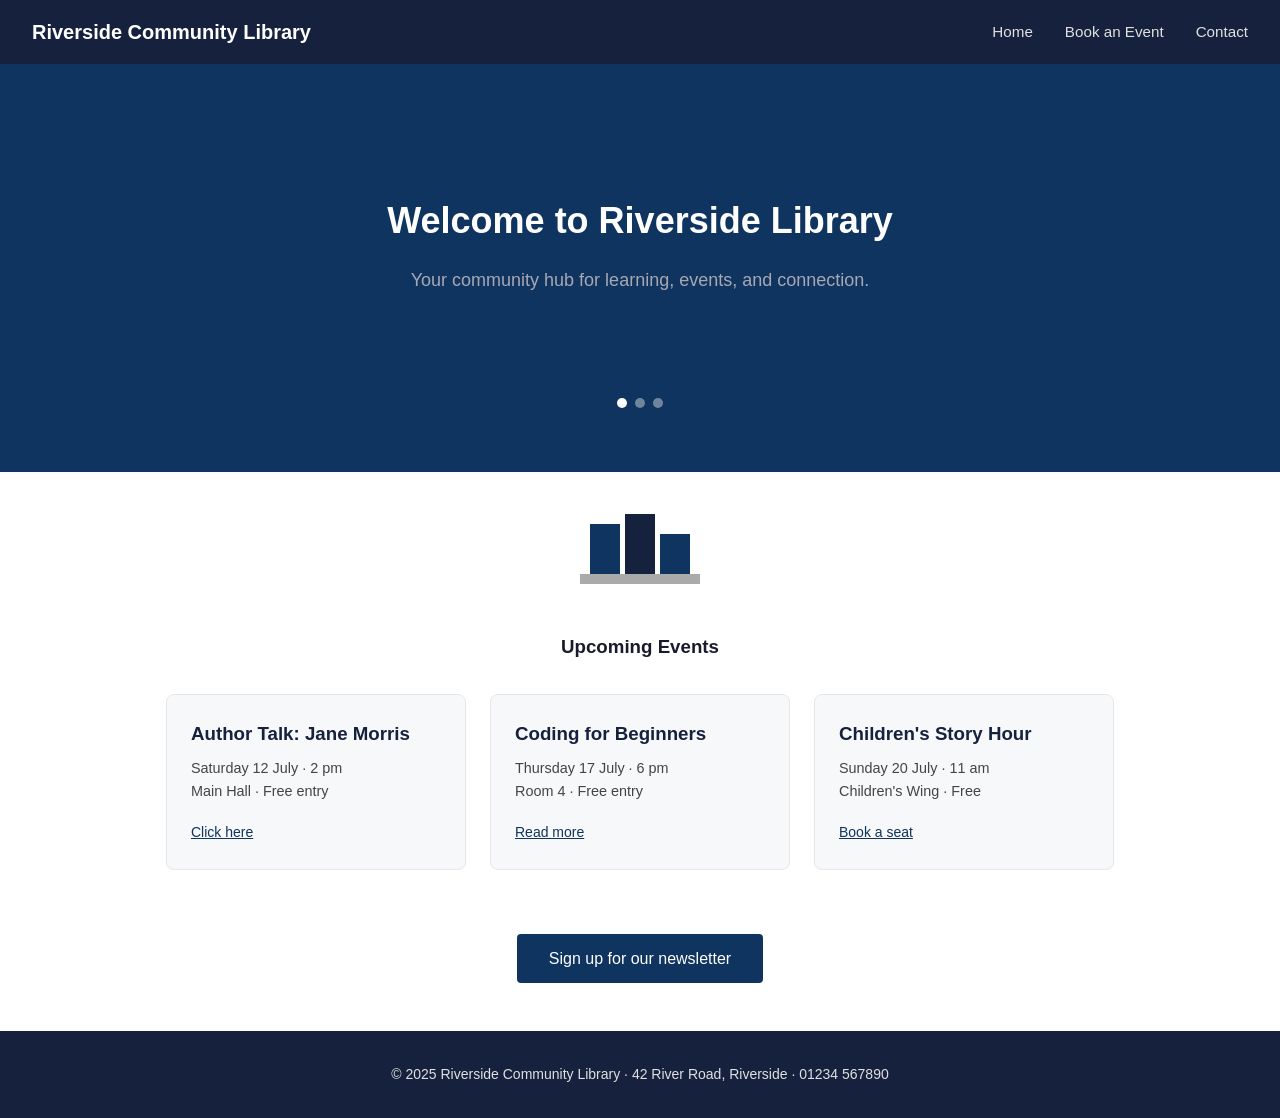
<file: sample-app - before/index.html>
<!DOCTYPE html>
<html lang="en">
<head>
  <meta charset="UTF-8">
  <meta name="viewport" content="width=device-width, initial-scale=1.0, user-scalable=no, maximum-scale=1.0">
  <title>Riverside Community Library</title>
  <link rel="stylesheet" href="styles.css">
</head>
<body>

  <header class="site-header">
    <a href="index.html" class="site-logo">Riverside Community Library</a>
    <nav class="site-nav" aria-label="Main navigation">
      <ul>
        <li><a href="index.html">Home</a></li>
        <li><a href="book.html">Book an Event</a></li>
        <li><a href="contact.html">Contact</a></li>
      </ul>
    </nav>
  </header>

  <section class="hero" aria-label="Featured events">
    <div class="hero-slides">
      <div class="hero-slide">
        <h1>Welcome to Riverside Library</h1>
        <p>Your community hub for learning, events, and connection.</p>
      </div>
      <div class="hero-slide">
        <h1>Summer Reading Challenge</h1>
        <p>Join hundreds of readers this July and August.</p>
      </div>
      <div class="hero-slide">
        <h1>New: Evening Coding Club</h1>
        <p>Every Thursday from 6 pm — all skill levels welcome.</p>
      </div>
    </div>
    <div class="hero-dots">
      <span class="hero-dot active"></span>
      <span class="hero-dot"></span>
      <span class="hero-dot"></span>
    </div>
  </section>

  <main>

    <div style="text-align:center;padding:2rem 1rem 0;">
      <svg width="120" height="80" viewBox="0 0 120 80" xmlns="http://www.w3.org/2000/svg">
        <rect x="10" y="20" width="30" height="50" fill="#0f3460"/>
        <rect x="45" y="10" width="30" height="60" fill="#16213e"/>
        <rect x="80" y="30" width="30" height="40" fill="#0f3460"/>
        <rect x="0" y="70" width="120" height="10" fill="#aaa"/>
      </svg>
    </div>

    <h3 class="section-title">Upcoming Events</h3>

    <div class="cards">

      <div class="card">
        <h3>Author Talk: Jane Morris</h3>
        <p>Saturday 12 July · 2 pm<br>Main Hall · Free entry</p>
        <a href="book.html" class="card-link">Click here</a>
      </div>

      <div class="card">
        <h3>Coding for Beginners</h3>
        <p>Thursday 17 July · 6 pm<br>Room 4 · Free entry</p>
        <a href="book.html" class="card-link">Read more</a>
      </div>

      <div class="card">
        <h3>Children's Story Hour</h3>
        <p>Sunday 20 July · 11 am<br>Children's Wing · Free</p>
        <a href="book.html" class="card-link">Book a seat</a>
      </div>

    </div>

    <div style="text-align:center;padding:1rem 2rem 3rem;">
      <div id="newsletter-action"
           style="display:inline-block;background:#0f3460;color:#fff;padding:0.75rem 2rem;border-radius:4px;cursor:pointer;font-size:1rem;">
        Sign up for our newsletter
      </div>
    </div>

  </main>

  <footer class="site-footer">
    <p>&copy; 2025 Riverside Community Library · 42 River Road, Riverside · 01234 567890</p>
  </footer>

  <script src="app.js"></script>
</body>
</html>
</file>
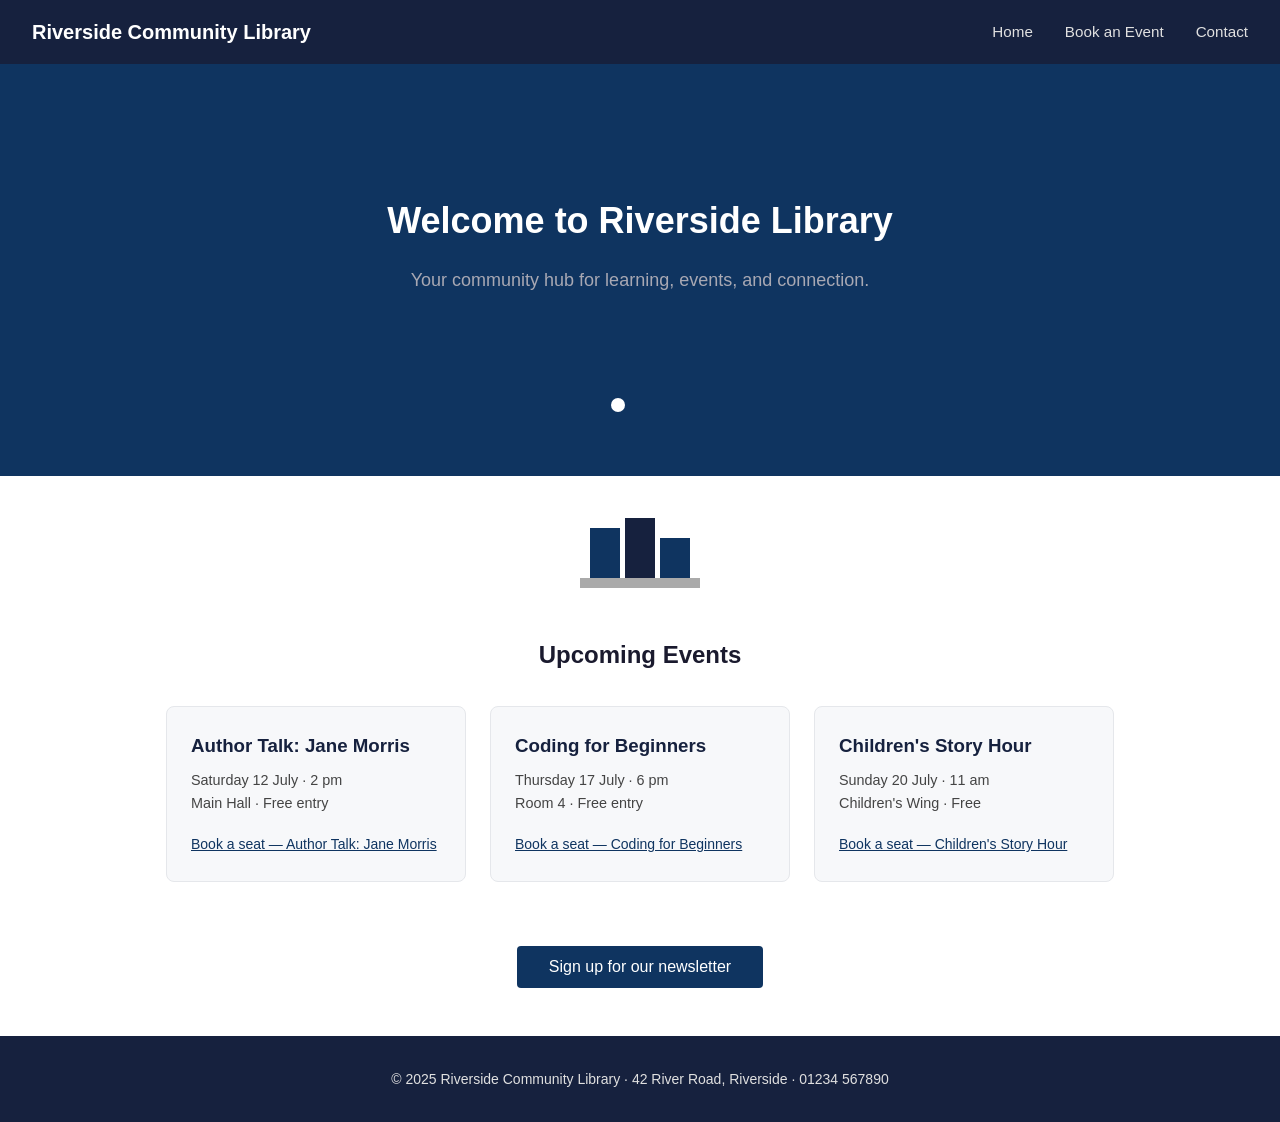
<file: sample-app/index.html>
<!DOCTYPE html>
<html lang="en">
<head>
  <meta charset="UTF-8">
  <meta name="viewport" content="width=device-width, initial-scale=1.0">
  <title>Home — Riverside Community Library</title>
  <link rel="stylesheet" href="styles.css">
</head>
<body>

  <a href="#main-content" class="skip-link">Skip to main content</a>

  <header class="site-header">
    <a href="index.html" class="site-logo">Riverside Community Library</a>
    <nav class="site-nav" aria-label="Main navigation">
      <ul>
        <li><a href="index.html">Home</a></li>
        <li><a href="book.html">Book an Event</a></li>
        <li><a href="contact.html">Contact</a></li>
      </ul>
    </nav>
  </header>

  <section class="hero" aria-label="Featured events">
    <div class="hero-slides">
      <div class="hero-slide">
        <h1>Welcome to Riverside Library</h1>
        <p>Your community hub for learning, events, and connection.</p>
      </div>
      <div class="hero-slide" aria-hidden="true">
        <h1>Summer Reading Challenge</h1>
        <p>Join hundreds of readers this July and August.</p>
      </div>
      <div class="hero-slide" aria-hidden="true">
        <h1>New: Evening Coding Club</h1>
        <p>Every Thursday from 6 pm — all skill levels welcome.</p>
      </div>
    </div>
    <div class="hero-dots" role="group" aria-label="Slide controls">
      <button class="hero-dot active" aria-label="Go to slide 1" aria-current="true"></button>
      <button class="hero-dot" aria-label="Go to slide 2"></button>
      <button class="hero-dot" aria-label="Go to slide 3"></button>
    </div>
  </section>

  <main id="main-content">

    <div style="text-align:center;padding:2rem 1rem 0;">
      <svg width="120" height="80" viewBox="0 0 120 80" xmlns="http://www.w3.org/2000/svg"
           aria-hidden="true" focusable="false">
        <rect x="10" y="20" width="30" height="50" fill="#0f3460"/>
        <rect x="45" y="10" width="30" height="60" fill="#16213e"/>
        <rect x="80" y="30" width="30" height="40" fill="#0f3460"/>
        <rect x="0" y="70" width="120" height="10" fill="#aaa"/>
      </svg>
    </div>

    <h2 class="section-title">Upcoming Events</h2>

    <div class="cards">

      <div class="card">
        <h3>Author Talk: Jane Morris</h3>
        <p>Saturday 12 July · 2 pm<br>Main Hall · Free entry</p>
        <a href="book.html" class="card-link">Book a seat — Author Talk: Jane Morris</a>
      </div>

      <div class="card">
        <h3>Coding for Beginners</h3>
        <p>Thursday 17 July · 6 pm<br>Room 4 · Free entry</p>
        <a href="book.html" class="card-link">Book a seat — Coding for Beginners</a>
      </div>

      <div class="card">
        <h3>Children's Story Hour</h3>
        <p>Sunday 20 July · 11 am<br>Children's Wing · Free</p>
        <a href="book.html" class="card-link">Book a seat — Children's Story Hour</a>
      </div>

    </div>

    <div style="text-align:center;padding:1rem 2rem 3rem;">
      <button id="newsletter-action"
              style="background:#0f3460;color:#fff;padding:0.75rem 2rem;border-radius:4px;cursor:pointer;font-size:1rem;border:none;">
        Sign up for our newsletter
      </button>
    </div>

  </main>

  <footer class="site-footer">
    <p>&copy; 2025 Riverside Community Library · 42 River Road, Riverside · 01234 567890</p>
  </footer>

  <script src="app.js"></script>
</body>
</html>
</file>
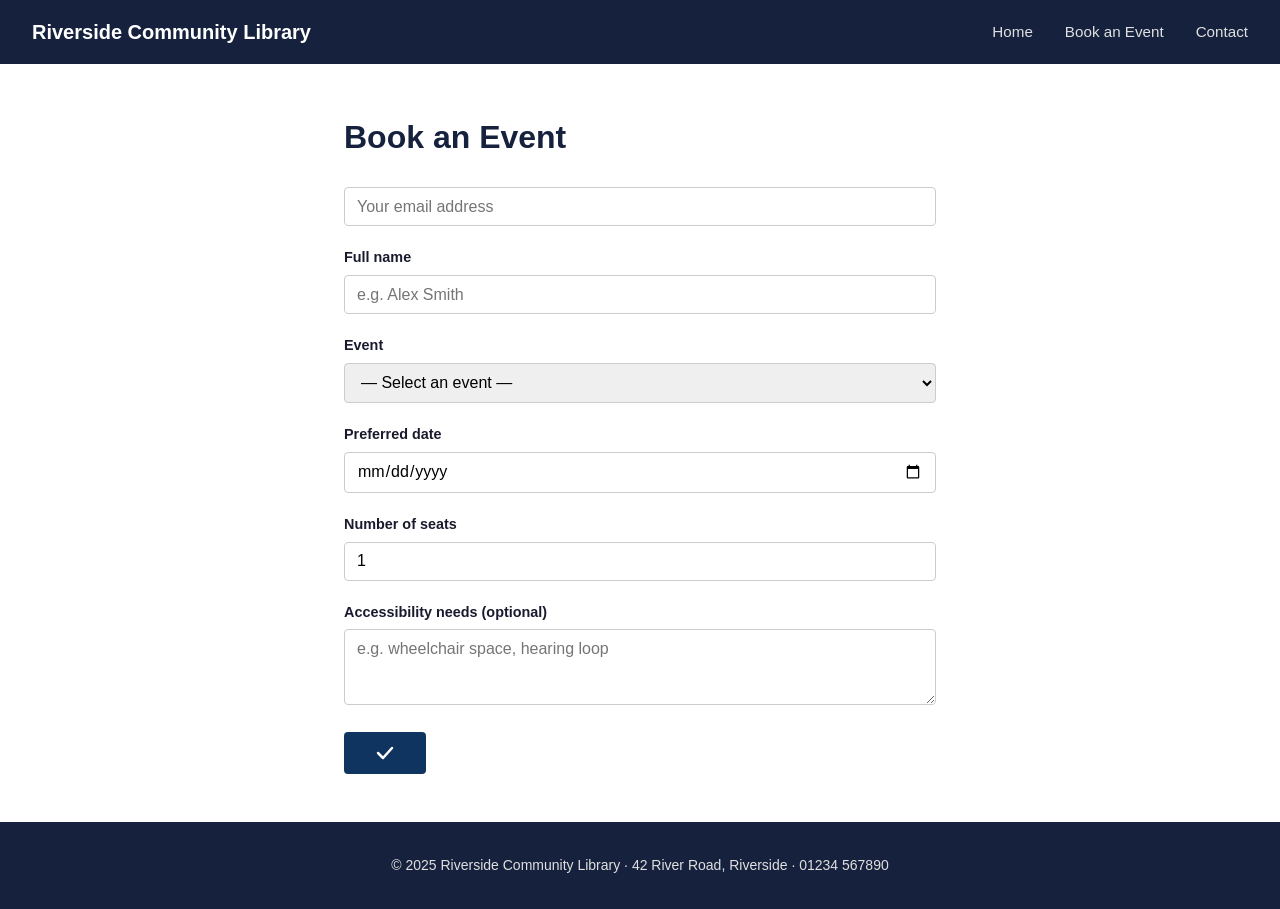
<file: sample-app - before/book.html>
<!DOCTYPE html>
<html>
<head>
  <meta charset="UTF-8">
  <meta name="viewport" content="width=device-width, initial-scale=1.0, user-scalable=no, maximum-scale=1.0">
  <title>Riverside Community Library</title>
  <link rel="stylesheet" href="styles.css">
</head>
<body>

  <header class="site-header">
    <a href="index.html" class="site-logo">Riverside Community Library</a>
    <nav class="site-nav" aria-label="Main navigation">
      <ul>
        <li><a href="index.html">Home</a></li>
        <li><a href="book.html">Book an Event</a></li>
        <li><a href="contact.html">Contact</a></li>
      </ul>
    </nav>
  </header>

  <main class="form-section">

    <h1>Book an Event</h1>

    <form id="booking-form" novalidate>

      <div class="form-group">
        <input type="email" id="email" name="email"
               placeholder="Your email address"
               required
               autocomplete="email">
      </div>

      <div class="form-group">
        <label for="full-name">Full name</label>
        <input type="text" id="full-name" name="full-name"
               placeholder="e.g. Alex Smith"
               required
               autocomplete="name">
      </div>

      <div class="form-group">
        <label for="event">Event</label>
        <select id="event" name="event" required>
          <option value="">— Select an event —</option>
          <option value="author-talk">Author Talk: Jane Morris (12 Jul)</option>
          <option value="coding">Coding for Beginners (17 Jul)</option>
          <option value="story-hour">Children's Story Hour (20 Jul)</option>
        </select>
      </div>

      <div class="form-group">
        <label for="date">Preferred date</label>
        <input type="date" id="date" name="date" required>
      </div>

      <div class="form-group">
        <label for="seats">Number of seats</label>
        <input type="number" id="seats" name="seats"
               min="1" max="10" value="1" required>
      </div>

      <div class="form-group">
        <label for="access-needs">Accessibility needs (optional)</label>
        <textarea id="access-needs" name="access-needs"
                  rows="3"
                  placeholder="e.g. wheelchair space, hearing loop"></textarea>
      </div>

      <button type="submit" class="btn-primary" style="display:flex;align-items:center;gap:0.5rem;">
        <svg width="18" height="18" viewBox="0 0 18 18" xmlns="http://www.w3.org/2000/svg" aria-hidden="true" focusable="false">
          <path d="M2 9l5 5L16 4" stroke="#fff" stroke-width="2.5" fill="none" stroke-linecap="round" stroke-linejoin="round"/>
        </svg>
      </button>

    </form>

  </main>

  <div id="confirmation-modal" class="modal-backdrop" role="dialog">
    <div class="modal">
      <button id="modal-close-btn" class="modal-close">&#x2715;</button>
      <h2>Booking Confirmed!</h2>
      <p>Thank you for booking. You will receive a confirmation by email.</p>
      <p style="margin-top:1rem;font-size:0.875rem;color:#666;">
        Reference: RCL-2025-XXXX
      </p>
    </div>
  </div>

  <footer class="site-footer">
    <p>&copy; 2025 Riverside Community Library · 42 River Road, Riverside · 01234 567890</p>
  </footer>

  <script src="app.js"></script>
</body>
</html>
</file>
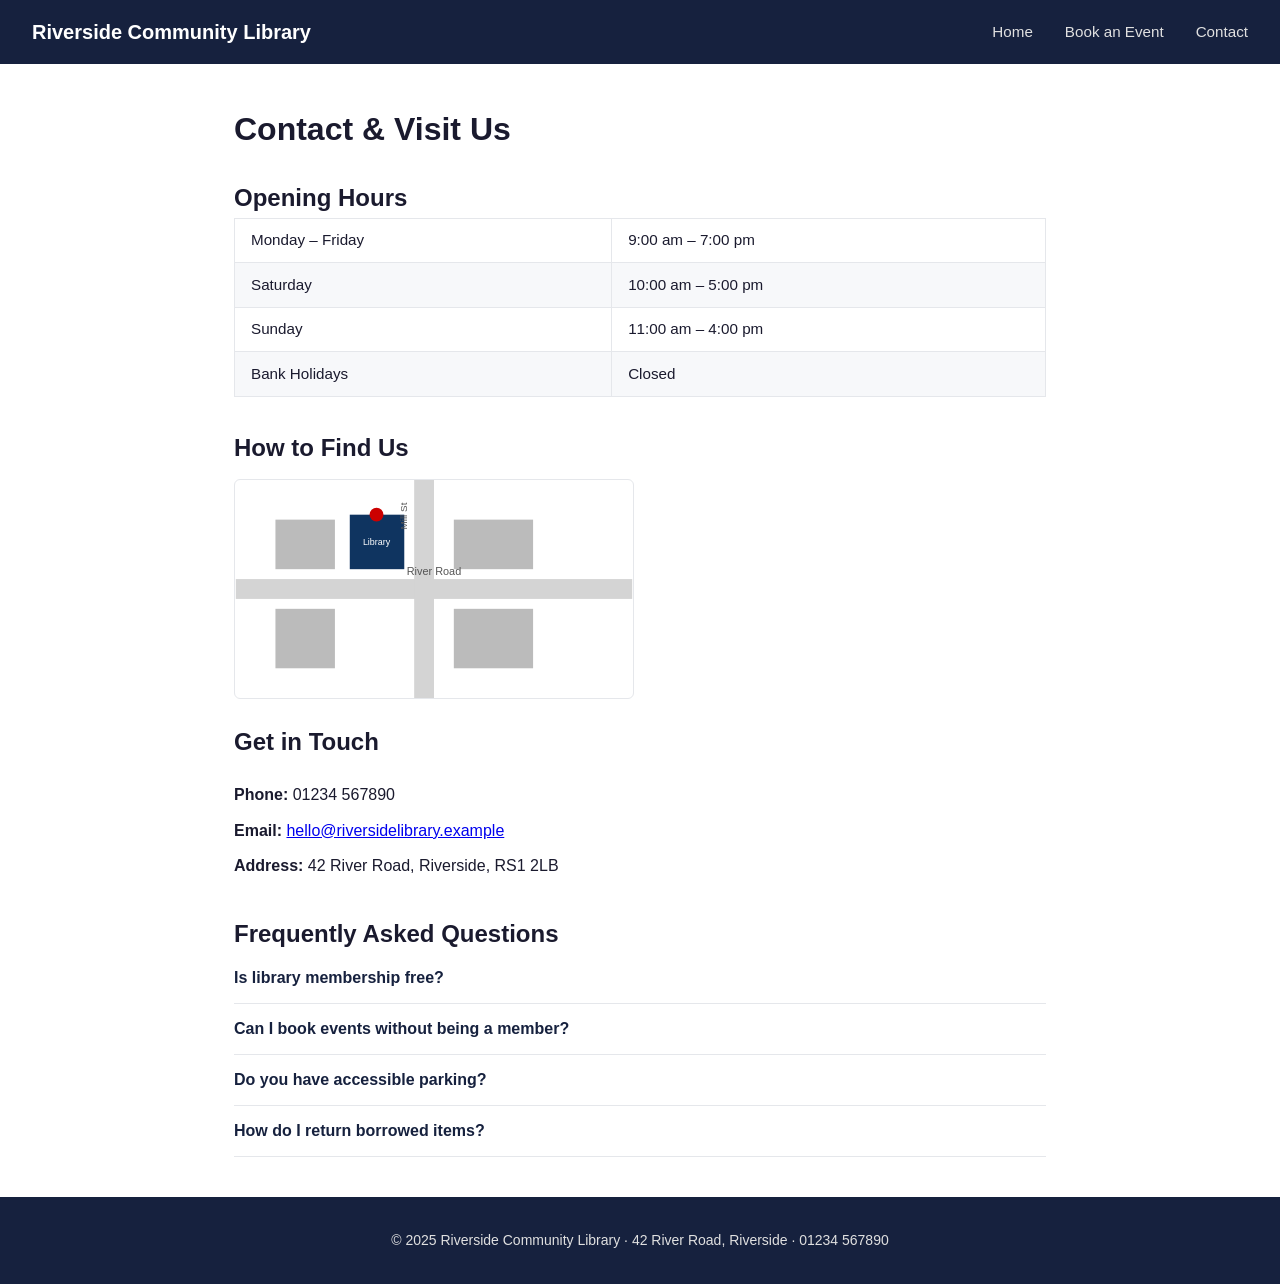
<file: sample-app - before/contact.html>
<!DOCTYPE html>
<html lang="en">
<head>
  <meta charset="UTF-8">
  <meta name="viewport" content="width=device-width, initial-scale=1.0, user-scalable=no, maximum-scale=1.0">
  <title>Riverside Community Library</title>
  <link rel="stylesheet" href="styles.css">
</head>
<body>

  <header class="site-header">
    <a href="index.html" class="site-logo">Riverside Community Library</a>
    <nav class="site-nav" aria-label="Main navigation">
      <ul>
        <li><a href="index.html">Home</a></li>
        <li><a href="book.html">Book an Event</a></li>
        <li><a href="contact.html">Contact</a></li>
      </ul>
    </nav>
  </header>

  <main class="contact-section">

    <h1>Contact &amp; Visit Us</h1>

    <h2>Opening Hours</h2>
    <table class="hours-table">
      <tbody>
        <tr>
          <td>Monday – Friday</td>
          <td>9:00 am – 7:00 pm</td>
        </tr>
        <tr>
          <td>Saturday</td>
          <td>10:00 am – 5:00 pm</td>
        </tr>
        <tr>
          <td>Sunday</td>
          <td>11:00 am – 4:00 pm</td>
        </tr>
        <tr>
          <td>Bank Holidays</td>
          <td>Closed</td>
        </tr>
      </tbody>
    </table>

    <div class="location-map">
      <h2>How to Find Us</h2>
      <svg width="400" height="220" viewBox="0 0 400 220"
           xmlns="http://www.w3.org/2000/svg"
           style="border:1px solid #e5e7eb;border-radius:6px;display:block;margin-top:0.75rem;">
        <rect x="0" y="100" width="400" height="20" fill="#d4d4d4"/>
        <rect x="180" y="0" width="20" height="220" fill="#d4d4d4"/>
        <rect x="40" y="40" width="60" height="50" fill="#bbb"/>
        <rect x="220" y="40" width="80" height="50" fill="#bbb"/>
        <rect x="220" y="130" width="80" height="60" fill="#bbb"/>
        <rect x="40" y="130" width="60" height="60" fill="#bbb"/>
        <rect x="115" y="35" width="55" height="55" fill="#0f3460"/>
        <text x="142" y="66" text-anchor="middle" fill="#fff" font-size="9" font-family="sans-serif">Library</text>
        <circle cx="142" cy="35" r="7" fill="#cc0000"/>
        <text x="200" y="96" text-anchor="middle" fill="#555" font-size="11" font-family="sans-serif">River Road</text>
        <text x="173" y="50" fill="#555" font-size="10" font-family="sans-serif" transform="rotate(-90,173,50)">Mill St</text>
      </svg>
    </div>

    <h2>Get in Touch</h2>
    <ul style="list-style:none;margin:1rem 0 2rem;line-height:2.2;">
      <li>
        <strong>Phone:</strong>
        <a href="tel:+441234567890" style="color:#1a1a2e;text-decoration:none;">01234 567890</a>
      </li>
      <li>
        <strong>Email:</strong>
        <a href="mailto:hello@riversidelibrary.example">hello@riversidelibrary.example</a>
      </li>
      <li>
        <strong>Address:</strong> 42 River Road, Riverside, RS1 2LB
      </li>
    </ul>

    <h2>Frequently Asked Questions</h2>

    <div class="faq-item">
      <button class="faq-toggle">Is library membership free?</button>
      <div class="faq-body">
        <p>Yes, membership is completely free for all residents of the borough.
           Bring proof of address to the front desk.</p>
      </div>
    </div>

    <div class="faq-item">
      <button class="faq-toggle">Can I book events without being a member?</button>
      <div class="faq-body">
        <p>Some events are open to everyone; others require a library card.
           The booking page shows which category each event falls into.</p>
      </div>
    </div>

    <div class="faq-item">
      <button class="faq-toggle">Do you have accessible parking?</button>
      <div class="faq-body">
        <p>Yes, four Blue Badge spaces are available directly outside the
           main entrance on River Road.</p>
      </div>
    </div>

    <div class="faq-item">
      <button class="faq-toggle">How do I return borrowed items?</button>
      <div class="faq-body">
        <p>Use the self-service return machine in the lobby, available 24/7,
           or hand items to a member of staff during opening hours.</p>
      </div>
    </div>

  </main>

  <footer class="site-footer">
    <p>&copy; 2025 Riverside Community Library · 42 River Road, Riverside · 01234 567890</p>
  </footer>

  <script src="app.js"></script>
</body>
</html>
</file>
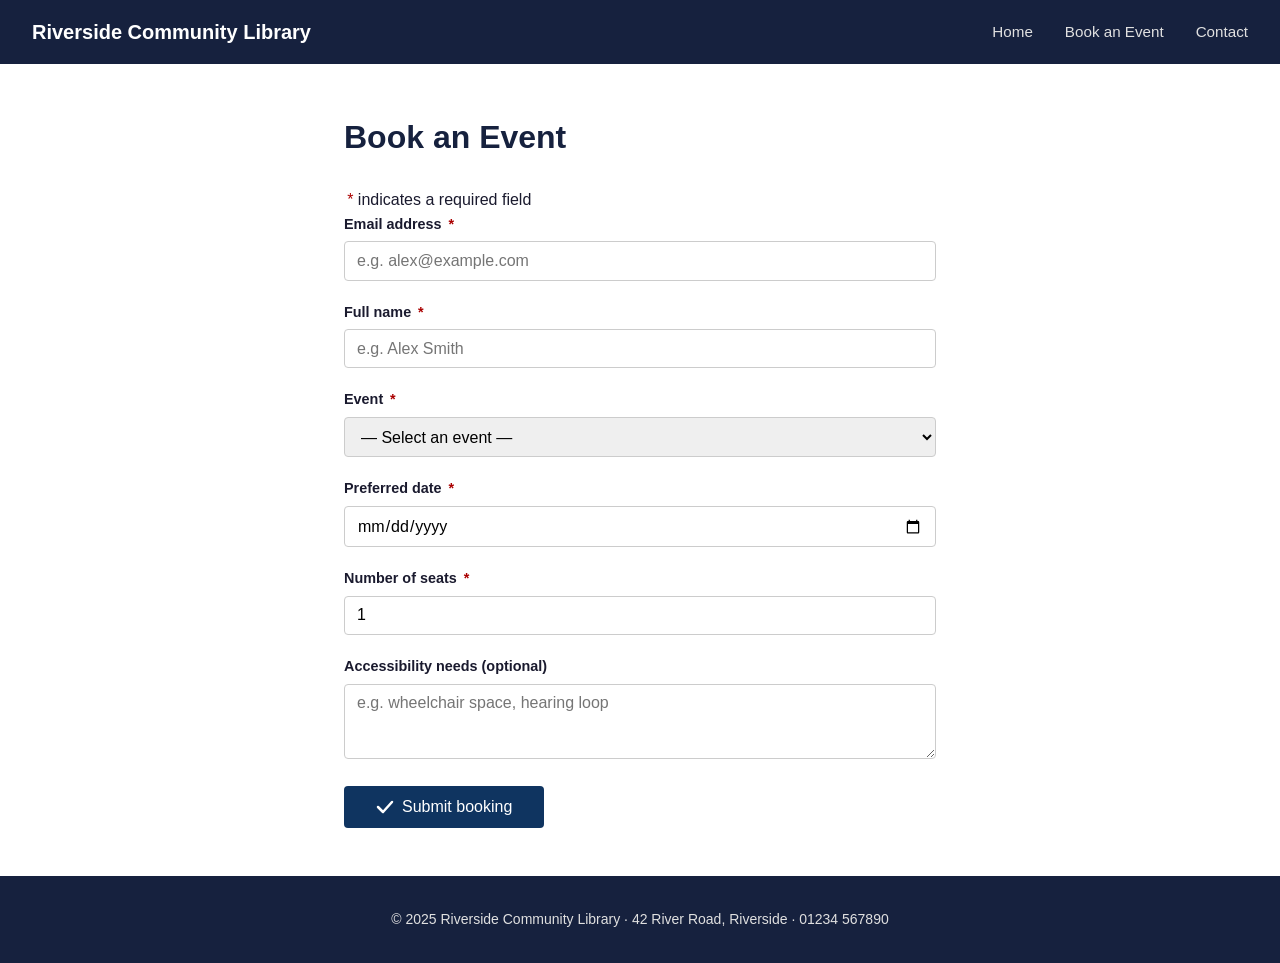
<file: sample-app/book.html>
<!DOCTYPE html>
<html lang="en">
<head>
  <meta charset="UTF-8">
  <meta name="viewport" content="width=device-width, initial-scale=1.0">
  <title>Book an Event — Riverside Community Library</title>
  <link rel="stylesheet" href="styles.css">
</head>
<body>

  <a href="#main-content" class="skip-link">Skip to main content</a>

  <header class="site-header">
    <a href="index.html" class="site-logo">Riverside Community Library</a>
    <nav class="site-nav" aria-label="Main navigation">
      <ul>
        <li><a href="index.html">Home</a></li>
        <li><a href="book.html">Book an Event</a></li>
        <li><a href="contact.html">Contact</a></li>
      </ul>
    </nav>
  </header>

  <main class="form-section" id="main-content">

    <h1>Book an Event</h1>

    <p><span aria-hidden="true" class="required-mark">*</span> indicates a required field</p>

    <form id="booking-form" novalidate>

      <div class="form-group">
        <label for="email">Email address <span aria-hidden="true" class="required-mark">*</span></label>
        <input type="email" id="email" name="email"
               placeholder="e.g. alex@example.com"
               required
               autocomplete="email">
      </div>

      <div class="form-group">
        <label for="full-name">Full name <span aria-hidden="true" class="required-mark">*</span></label>
        <input type="text" id="full-name" name="full-name"
               placeholder="e.g. Alex Smith"
               required
               autocomplete="name">
      </div>

      <div class="form-group">
        <label for="event">Event <span aria-hidden="true" class="required-mark">*</span></label>
        <select id="event" name="event" required>
          <option value="">— Select an event —</option>
          <option value="author-talk">Author Talk: Jane Morris (12 Jul)</option>
          <option value="coding">Coding for Beginners (17 Jul)</option>
          <option value="story-hour">Children's Story Hour (20 Jul)</option>
        </select>
      </div>

      <div class="form-group">
        <label for="date">Preferred date <span aria-hidden="true" class="required-mark">*</span></label>
        <input type="date" id="date" name="date" required>
      </div>

      <div class="form-group">
        <label for="seats">Number of seats <span aria-hidden="true" class="required-mark">*</span></label>
        <input type="number" id="seats" name="seats"
               min="1" max="10" value="1" required>
      </div>

      <div class="form-group">
        <label for="access-needs">Accessibility needs (optional)</label>
        <textarea id="access-needs" name="access-needs"
                  rows="3"
                  placeholder="e.g. wheelchair space, hearing loop"></textarea>
      </div>

      <button type="submit" class="btn-primary" style="display:flex;align-items:center;gap:0.5rem;">
        <svg width="18" height="18" viewBox="0 0 18 18" xmlns="http://www.w3.org/2000/svg" aria-hidden="true" focusable="false">
          <path d="M2 9l5 5L16 4" stroke="#fff" stroke-width="2.5" fill="none" stroke-linecap="round" stroke-linejoin="round"/>
        </svg>
        Submit booking
      </button>

    </form>

  </main>

  <div id="confirmation-modal" class="modal-backdrop"
       role="alertdialog" aria-modal="true"
       aria-labelledby="modal-heading" aria-describedby="modal-body">
    <div class="modal">
      <button id="modal-close-btn" class="modal-close" aria-label="Close dialog">&#x2715;</button>
      <h2 id="modal-heading">Booking Confirmed!</h2>
      <div id="modal-body">
        <p>Thank you for booking. You will receive a confirmation by email.</p>
        <p style="margin-top:1rem;font-size:0.875rem;color:#666;">
          Reference: RCL-2025-XXXX
        </p>
      </div>
    </div>
  </div>

  <footer class="site-footer">
    <p>&copy; 2025 Riverside Community Library · 42 River Road, Riverside · 01234 567890</p>
  </footer>

  <script src="app.js"></script>
</body>
</html>
</file>
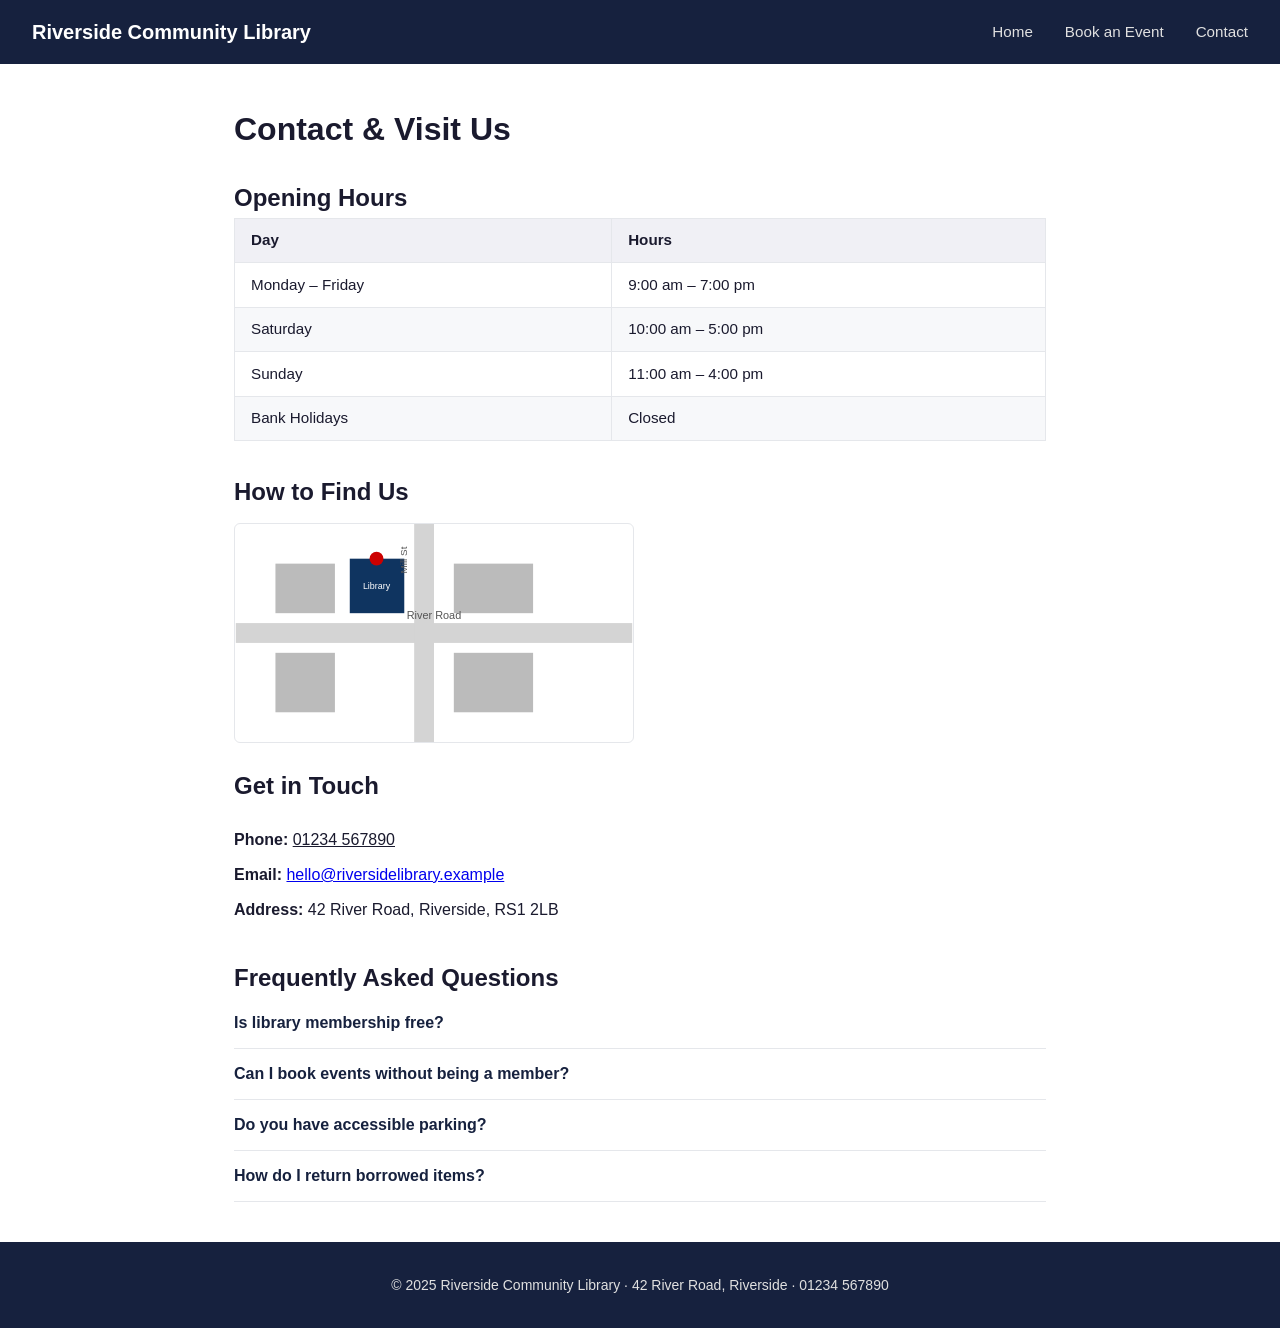
<file: sample-app/contact.html>
<!DOCTYPE html>
<html lang="en">
<head>
  <meta charset="UTF-8">
  <meta name="viewport" content="width=device-width, initial-scale=1.0">
  <title>Contact &amp; Visit Us — Riverside Community Library</title>
  <link rel="stylesheet" href="styles.css">
</head>
<body>

  <a href="#main-content" class="skip-link">Skip to main content</a>

  <header class="site-header">
    <a href="index.html" class="site-logo">Riverside Community Library</a>
    <nav class="site-nav" aria-label="Main navigation">
      <ul>
        <li><a href="index.html">Home</a></li>
        <li><a href="book.html">Book an Event</a></li>
        <li><a href="contact.html">Contact</a></li>
      </ul>
    </nav>
  </header>

  <main class="contact-section" id="main-content">

    <h1>Contact &amp; Visit Us</h1>

    <h2>Opening Hours</h2>
    <table class="hours-table">
      <thead>
        <tr>
          <th scope="col">Day</th>
          <th scope="col">Hours</th>
        </tr>
      </thead>
      <tbody>
        <tr>
          <td>Monday – Friday</td>
          <td>9:00 am – 7:00 pm</td>
        </tr>
        <tr>
          <td>Saturday</td>
          <td>10:00 am – 5:00 pm</td>
        </tr>
        <tr>
          <td>Sunday</td>
          <td>11:00 am – 4:00 pm</td>
        </tr>
        <tr>
          <td>Bank Holidays</td>
          <td>Closed</td>
        </tr>
      </tbody>
    </table>

    <div class="location-map">
      <h2>How to Find Us</h2>
      <svg role="img" aria-labelledby="map-title"
           width="400" height="220" viewBox="0 0 400 220"
           xmlns="http://www.w3.org/2000/svg"
           style="border:1px solid #e5e7eb;border-radius:6px;display:block;margin-top:0.75rem;">
        <title id="map-title">Map showing the library at the corner of River Road and Mill Street</title>
        <rect x="0" y="100" width="400" height="20" fill="#d4d4d4"/>
        <rect x="180" y="0" width="20" height="220" fill="#d4d4d4"/>
        <rect x="40" y="40" width="60" height="50" fill="#bbb"/>
        <rect x="220" y="40" width="80" height="50" fill="#bbb"/>
        <rect x="220" y="130" width="80" height="60" fill="#bbb"/>
        <rect x="40" y="130" width="60" height="60" fill="#bbb"/>
        <rect x="115" y="35" width="55" height="55" fill="#0f3460"/>
        <text x="142" y="66" text-anchor="middle" fill="#fff" font-size="9" font-family="sans-serif">Library</text>
        <circle cx="142" cy="35" r="7" fill="#cc0000"/>
        <text x="200" y="96" text-anchor="middle" fill="#555" font-size="11" font-family="sans-serif">River Road</text>
        <text x="173" y="50" fill="#555" font-size="10" font-family="sans-serif" transform="rotate(-90,173,50)">Mill St</text>
      </svg>
    </div>

    <h2>Get in Touch</h2>
    <ul style="list-style:none;margin:1rem 0 2rem;line-height:2.2;">
      <li>
        <strong>Phone:</strong>
        <a href="tel:+441234567890" style="color:#1a1a2e;">01234 567890</a>
      </li>
      <li>
        <strong>Email:</strong>
        <a href="mailto:hello@riversidelibrary.example">hello@riversidelibrary.example</a>
      </li>
      <li>
        <strong>Address:</strong> 42 River Road, Riverside, RS1 2LB
      </li>
    </ul>

    <h2>Frequently Asked Questions</h2>

    <div class="faq-item">
      <button class="faq-toggle" aria-expanded="false" aria-controls="faq-1">Is library membership free?</button>
      <div class="faq-body" id="faq-1">
        <p>Yes, membership is completely free for all residents of the borough.
           Bring proof of address to the front desk.</p>
      </div>
    </div>

    <div class="faq-item">
      <button class="faq-toggle" aria-expanded="false" aria-controls="faq-2">Can I book events without being a member?</button>
      <div class="faq-body" id="faq-2">
        <p>Some events are open to everyone; others require a library card.
           The booking page shows which category each event falls into.</p>
      </div>
    </div>

    <div class="faq-item">
      <button class="faq-toggle" aria-expanded="false" aria-controls="faq-3">Do you have accessible parking?</button>
      <div class="faq-body" id="faq-3">
        <p>Yes, four Blue Badge spaces are available directly outside the
           main entrance on River Road.</p>
      </div>
    </div>

    <div class="faq-item">
      <button class="faq-toggle" aria-expanded="false" aria-controls="faq-4">How do I return borrowed items?</button>
      <div class="faq-body" id="faq-4">
        <p>Use the self-service return machine in the lobby, available 24/7,
           or hand items to a member of staff during opening hours.</p>
      </div>
    </div>

  </main>

  <footer class="site-footer">
    <p>&copy; 2025 Riverside Community Library · 42 River Road, Riverside · 01234 567890</p>
  </footer>

  <script src="app.js"></script>
</body>
</html>
</file>
<file: sample-app - before/styles.css>
*, *::before, *::after {
  box-sizing: border-box;
  margin: 0;
  padding: 0;
}

* {
  outline: none;
}

body {
  font-family: 'Segoe UI', Arial, sans-serif;
  font-size: 16px;
  line-height: 1.6;
  color: #1a1a2e;
  background: #ffffff;
}

.site-header {
  background: #16213e;
  padding: 0 2rem;
  display: flex;
  align-items: center;
  justify-content: space-between;
  height: 64px;
}

.site-logo {
  color: #ffffff;
  font-size: 1.25rem;
  font-weight: 700;
  text-decoration: none;
}

.site-nav ul {
  list-style: none;
  display: flex;
  gap: 2rem;
}

.site-nav a {
  color: #e0e0e0;
  text-decoration: none;
  font-size: 0.95rem;
}

.site-nav a:hover {
  color: #ffffff;
  text-decoration: underline;
}

.hero {
  position: relative;
  background: #0f3460;
  color: #ffffff;
  padding: 4rem 2rem;
  text-align: center;
  overflow: hidden;
}

.hero-slides {
  display: flex;
  transition: transform 0.6s ease;
}

.hero-slide {
  min-width: 100%;
  padding: 4rem 2rem;
}

.hero h1 {
  font-size: 2.25rem;
  margin-bottom: 1rem;
}

.hero p {
  font-size: 1.125rem;
  color: #a8a8b3;
  max-width: 600px;
  margin: 0 auto 1.5rem;
}

.hero-dots {
  display: flex;
  justify-content: center;
  gap: 0.5rem;
  margin-top: 1rem;
}

.hero-dot {
  width: 10px;
  height: 10px;
  border-radius: 50%;
  background: rgba(255,255,255,0.4);
  cursor: pointer;
  display: inline-block;
}

.hero-dot.active {
  background: #ffffff;
}

.section-title {
  text-align: center;
  padding: 2.5rem 2rem 1rem;
}

.cards {
  display: flex;
  gap: 1.5rem;
  flex-wrap: wrap;
  padding: 1rem 2rem 3rem;
  justify-content: center;
}

.card {
  background: #f7f8fa;
  border: 1px solid #e5e7eb;
  border-radius: 8px;
  padding: 1.5rem;
  width: 300px;
}

.card h3 {
  margin-bottom: 0.5rem;
  color: #16213e;
}

.card p {
  font-size: 0.9rem;
  color: #444;
  margin-bottom: 1rem;
}

.card-link {
  color: #0f3460;
  font-size: 0.875rem;
}

.site-footer {
  background: #16213e;
  color: #e0e0e0;
  text-align: center;
  padding: 2rem;
  font-size: 0.875rem;
}

.form-section {
  max-width: 640px;
  margin: 3rem auto;
  padding: 0 1.5rem;
}

.form-section h1 {
  margin-bottom: 1.5rem;
  color: #16213e;
}

.form-group {
  margin-bottom: 1.25rem;
}

label {
  display: block;
  font-weight: 600;
  margin-bottom: 0.35rem;
  font-size: 0.9rem;
}

input, select, textarea {
  width: 100%;
  padding: 0.6rem 0.75rem;
  border: 1px solid #ccc;
  border-radius: 4px;
  font-size: 1rem;
  font-family: inherit;
}

input.error, select.error, textarea.error {
  border-color: #cc0000;
  background: #fff5f5;
}

.btn-primary {
  background: #0f3460;
  color: #ffffff;
  border: none;
  padding: 0.75rem 2rem;
  font-size: 1rem;
  border-radius: 4px;
  cursor: pointer;
}

.btn-primary:hover {
  background: #16213e;
}

.modal-backdrop {
  position: fixed;
  inset: 0;
  background: rgba(0,0,0,0.55);
  display: none;
  align-items: center;
  justify-content: center;
  z-index: 100;
}

.modal-backdrop.open {
  display: flex;
}

.modal {
  background: #fff;
  border-radius: 8px;
  padding: 2rem;
  max-width: 440px;
  width: 90%;
}

.modal h2 {
  margin-bottom: 1rem;
}

.modal-close {
  background: none;
  border: none;
  font-size: 1.25rem;
  cursor: pointer;
  float: right;
  margin-top: -0.5rem;
}

.contact-section {
  max-width: 860px;
  margin: 2.5rem auto;
  padding: 0 1.5rem;
}

.contact-section h1 {
  margin-bottom: 1.5rem;
}

.hours-table {
  width: 100%;
  border-collapse: collapse;
  margin-bottom: 2rem;
  font-size: 0.95rem;
}

.hours-table td {
  padding: 0.6rem 1rem;
  border: 1px solid #e5e7eb;
}

.hours-table tr:nth-child(even) td {
  background: #f7f8fa;
}

.faq-item {
  border-bottom: 1px solid #e5e7eb;
}

.faq-toggle {
  width: 100%;
  text-align: left;
  background: none;
  border: none;
  padding: 1rem 0;
  font-size: 1rem;
  font-weight: 600;
  cursor: pointer;
  color: #16213e;
}

.faq-body {
  display: none;
  padding: 0 0 1rem;
  font-size: 0.95rem;
  color: #444;
}

.faq-body.open {
  display: block;
}

.location-map {
  margin: 1.5rem 0;
}

.visually-hidden {
  position: absolute;
  width: 1px;
  height: 1px;
  margin: -1px;
  overflow: hidden;
  clip: rect(0,0,0,0);
  white-space: nowrap;
}
</file>
<file: sample-app/styles.css>
*, *::before, *::after {
  box-sizing: border-box;
  margin: 0;
  padding: 0;
}

*:focus-visible {
  outline: 3px solid #005fcc;
  outline-offset: 2px;
}

body {
  font-family: 'Segoe UI', Arial, sans-serif;
  font-size: 16px;
  line-height: 1.6;
  color: #1a1a2e;
  background: #ffffff;
}

.site-header {
  background: #16213e;
  padding: 0 2rem;
  display: flex;
  align-items: center;
  justify-content: space-between;
  height: 64px;
}

.site-logo {
  color: #ffffff;
  font-size: 1.25rem;
  font-weight: 700;
  text-decoration: none;
}

.site-nav ul {
  list-style: none;
  display: flex;
  gap: 2rem;
}

.site-nav a {
  color: #e0e0e0;
  text-decoration: none;
  font-size: 0.95rem;
}

.site-nav a:hover {
  color: #ffffff;
  text-decoration: underline;
}

.hero {
  position: relative;
  background: #0f3460;
  color: #ffffff;
  padding: 4rem 2rem;
  text-align: center;
  overflow: hidden;
}

.hero-slides {
  display: flex;
  transition: transform 0.6s ease;
}

.hero-slide {
  min-width: 100%;
  padding: 4rem 2rem;
}

.hero h1 {
  font-size: 2.25rem;
  margin-bottom: 1rem;
}

.hero p {
  font-size: 1.125rem;
  color: #a8a8b3;
  max-width: 600px;
  margin: 0 auto 1.5rem;
}

.hero-dots {
  display: flex;
  justify-content: center;
  gap: 0.5rem;
  margin-top: 1rem;
}

.hero-dot {
  width: 10px;
  height: 10px;
  border-radius: 50%;
  background: rgba(255,255,255,0.4);
  background-clip: content-box;
  padding: 7px;
  cursor: pointer;
  display: inline-block;
  border: none;
}

.hero-dot.active {
  background: #ffffff;
}

.section-title {
  text-align: center;
  padding: 2.5rem 2rem 1rem;
}

.cards {
  display: flex;
  gap: 1.5rem;
  flex-wrap: wrap;
  padding: 1rem 2rem 3rem;
  justify-content: center;
}

.card {
  background: #f7f8fa;
  border: 1px solid #e5e7eb;
  border-radius: 8px;
  padding: 1.5rem;
  width: 300px;
}

.card h3 {
  margin-bottom: 0.5rem;
  color: #16213e;
}

.card p {
  font-size: 0.9rem;
  color: #444;
  margin-bottom: 1rem;
}

.card-link {
  color: #0f3460;
  font-size: 0.875rem;
}

.site-footer {
  background: #16213e;
  color: #e0e0e0;
  text-align: center;
  padding: 2rem;
  font-size: 0.875rem;
}

.form-section {
  max-width: 640px;
  margin: 3rem auto;
  padding: 0 1.5rem;
}

.form-section h1 {
  margin-bottom: 1.5rem;
  color: #16213e;
}

.form-group {
  margin-bottom: 1.25rem;
}

label {
  display: block;
  font-weight: 600;
  margin-bottom: 0.35rem;
  font-size: 0.9rem;
}

input, select, textarea {
  width: 100%;
  padding: 0.6rem 0.75rem;
  border: 1px solid #ccc;
  border-radius: 4px;
  font-size: 1rem;
  font-family: inherit;
}

input.error, select.error, textarea.error {
  border-color: #cc0000;
  background: #fff5f5;
}

.btn-primary {
  background: #0f3460;
  color: #ffffff;
  border: none;
  padding: 0.75rem 2rem;
  font-size: 1rem;
  border-radius: 4px;
  cursor: pointer;
}

.btn-primary:hover {
  background: #16213e;
}

.modal-backdrop {
  position: fixed;
  inset: 0;
  background: rgba(0,0,0,0.55);
  display: none;
  align-items: center;
  justify-content: center;
  z-index: 100;
}

.modal-backdrop.open {
  display: flex;
}

.modal {
  background: #fff;
  border-radius: 8px;
  padding: 2rem;
  max-width: 440px;
  width: 90%;
}

.modal h2 {
  margin-bottom: 1rem;
}

.modal-close {
  background: none;
  border: none;
  font-size: 1.25rem;
  cursor: pointer;
  float: right;
  margin-top: -0.5rem;
}

.contact-section {
  max-width: 860px;
  margin: 2.5rem auto;
  padding: 0 1.5rem;
}

.contact-section h1 {
  margin-bottom: 1.5rem;
}

.hours-table {
  width: 100%;
  border-collapse: collapse;
  margin-bottom: 2rem;
  font-size: 0.95rem;
}

.hours-table td {
  padding: 0.6rem 1rem;
  border: 1px solid #e5e7eb;
}

.hours-table tr:nth-child(even) td {
  background: #f7f8fa;
}

.faq-item {
  border-bottom: 1px solid #e5e7eb;
}

.faq-toggle {
  width: 100%;
  text-align: left;
  background: none;
  border: none;
  padding: 1rem 0;
  font-size: 1rem;
  font-weight: 600;
  cursor: pointer;
  color: #16213e;
}

.faq-body {
  display: none;
  padding: 0 0 1rem;
  font-size: 0.95rem;
  color: #444;
}

.faq-body.open {
  display: block;
}

.location-map {
  margin: 1.5rem 0;
}

.visually-hidden {
  position: absolute;
  width: 1px;
  height: 1px;
  margin: -1px;
  overflow: hidden;
  clip: rect(0,0,0,0);
  white-space: nowrap;
}

.skip-link {
  position: absolute;
  left: -9999px;
  top: 0;
  z-index: 9999;
}
.skip-link:focus {
  left: 0;
  width: auto;
  padding: 0.5rem 1rem;
  background: #0f3460;
  color: #fff;
  text-decoration: none;
}

.field-error {
  display: block;
  color: #a00;
  font-size: 0.875rem;
  margin-top: 0.25rem;
}

.required-mark {
  color: #a00;
  margin-left: 0.2em;
}

.hours-table th {
  padding: 0.6rem 1rem;
  border: 1px solid #e5e7eb;
  background: #f0f0f5;
  font-weight: 600;
  text-align: left;
}
</file>
